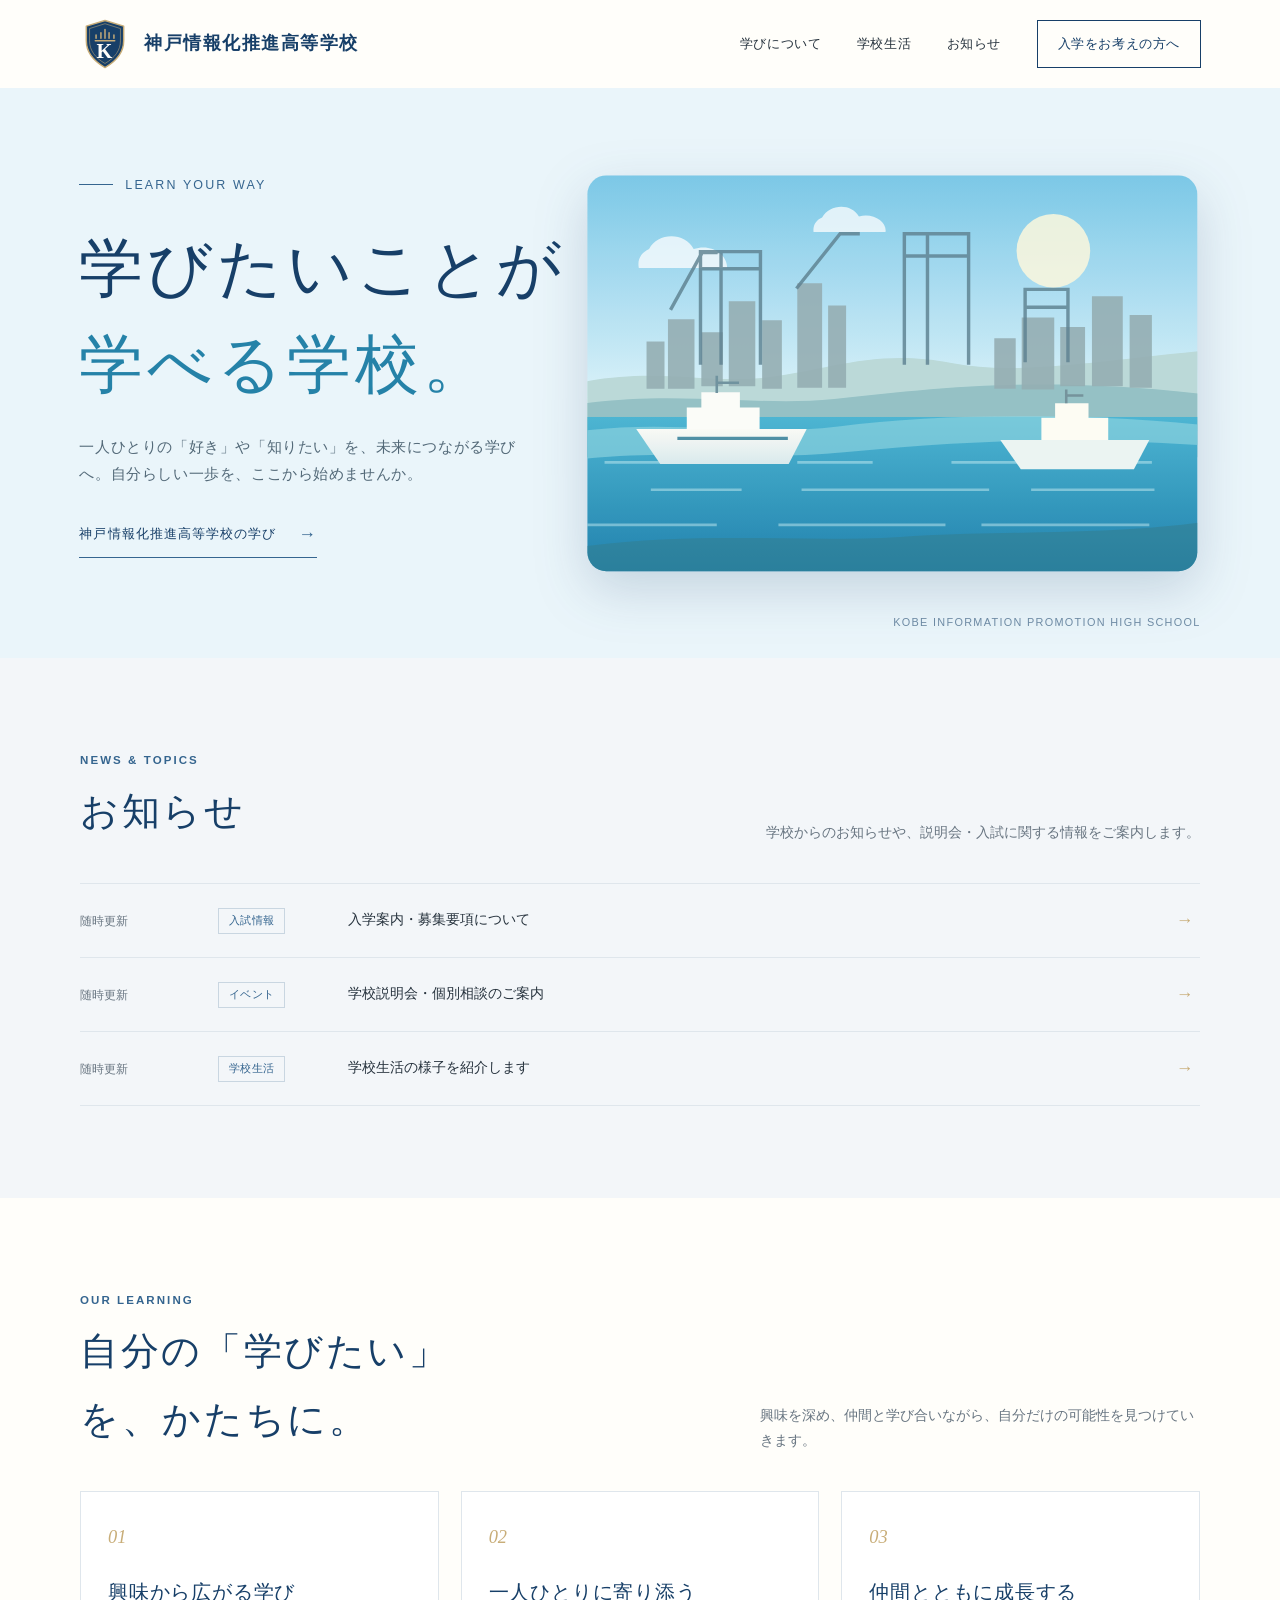
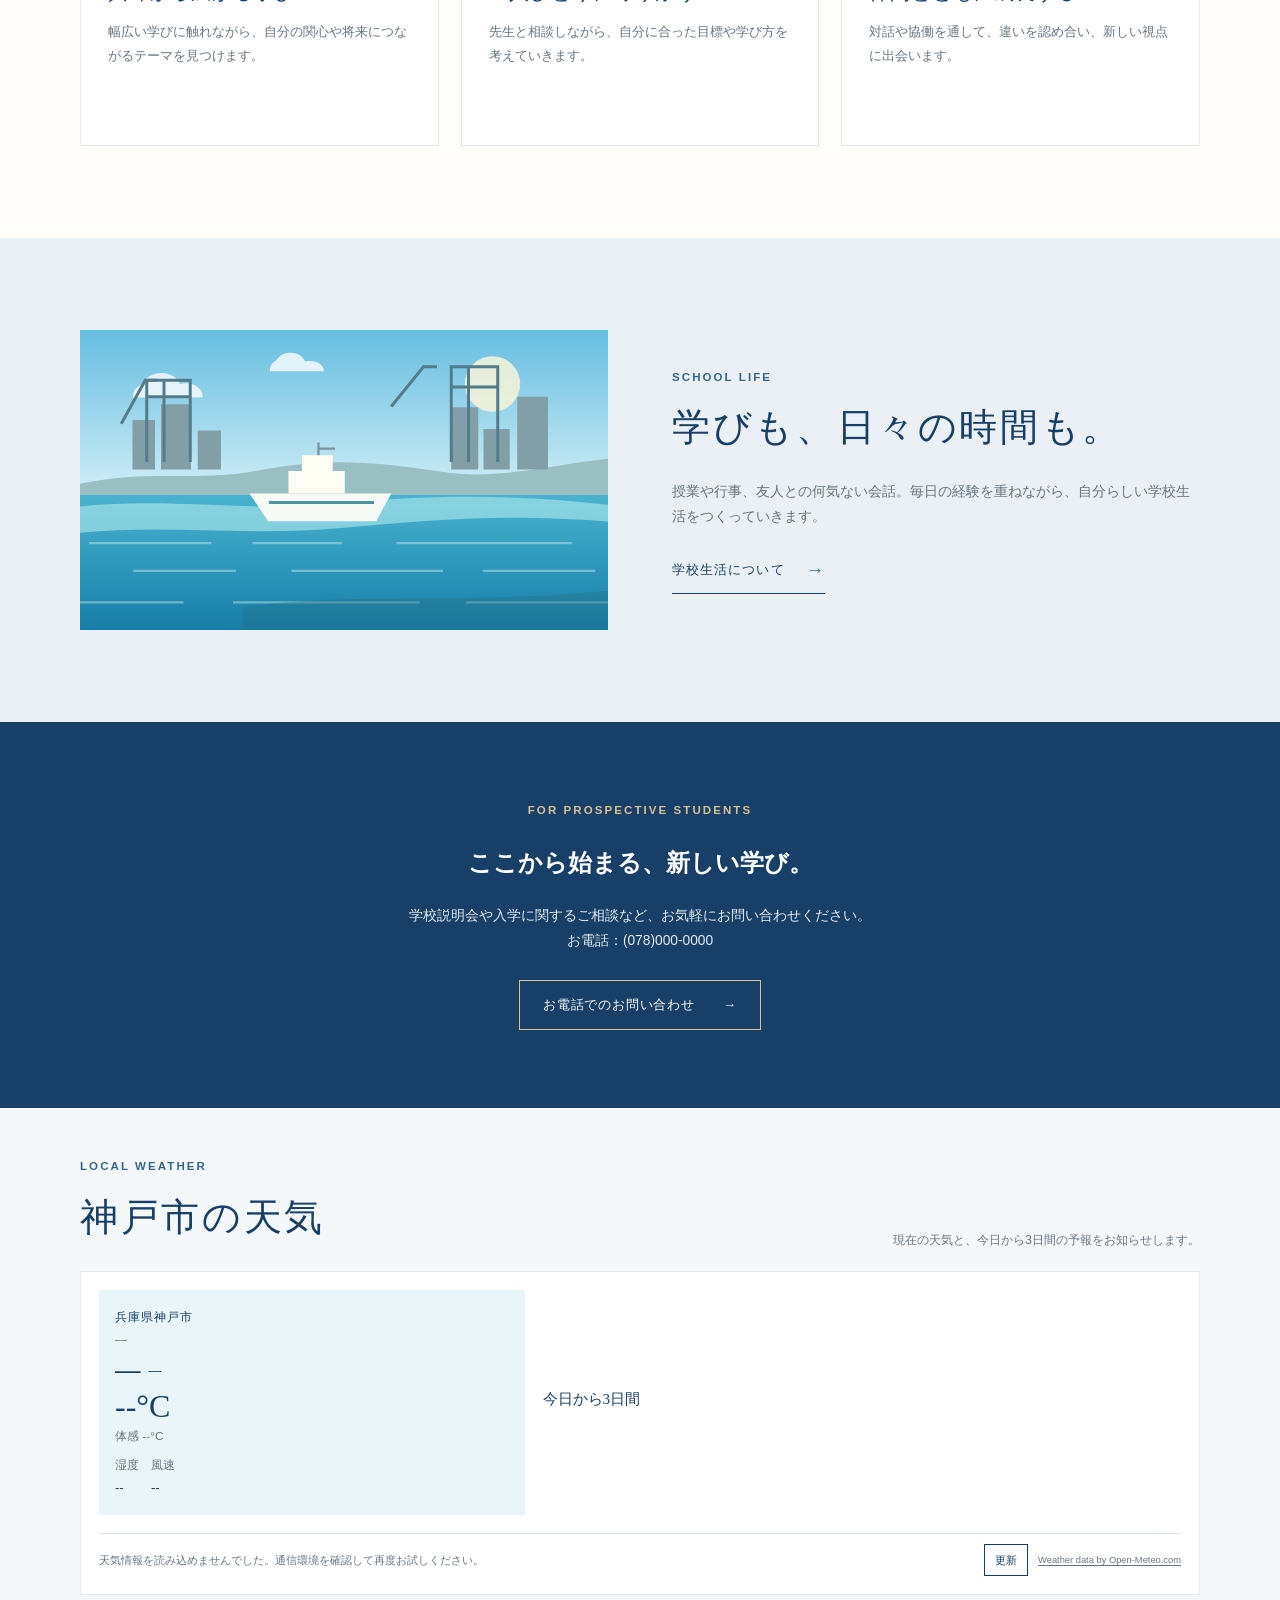
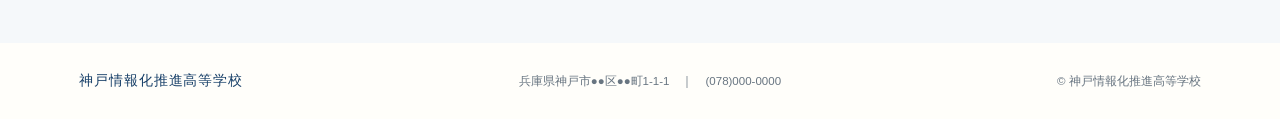
<file: index.html>
<!doctype html>
<html lang="ja">
<head>
  <meta charset="utf-8">
  <meta name="viewport" content="width=device-width, initial-scale=1">
  <meta name="theme-color" content="#173f68">
  <meta name="description" content="神戸情報化推進高等学校の公式ホームページです。一人ひとりの「学びたい」を大切にする学校です。">
  <title>神戸情報化推進高等学校｜学びたいことが学べる学校</title>
  <style>
    :root {
      color-scheme: light;
      --blue: #173f68;
      --blue-light: #35658f;
      --cream: #f3f6f9;
      --paper: #fffefa;
      --gold: #c8ad78;
      --ink: #26323d;
      --muted: #687581;
      --line: #dfe6ec;
      --serif: "Yu Mincho", "Hiragino Mincho ProN", "Noto Serif JP", serif;
      --sans: "Yu Gothic", "Hiragino Kaku Gothic ProN", "Noto Sans JP", sans-serif;
    }

    * { box-sizing: border-box; }

    html { scroll-behavior: smooth; }

    body {
      margin: 0;
      background: var(--paper);
      color: var(--ink);
      font-family: var(--sans);
      line-height: 1.8;
      line-break: strict;
      overflow-wrap: normal;
      word-break: normal;
      -webkit-font-smoothing: antialiased;
    }

    a { color: inherit; text-decoration: none; }
    a:focus-visible, summary:focus-visible { outline: 3px solid var(--gold); outline-offset: 4px; }
    h1, h2, h3 { text-wrap: balance; }

    .site-header {
      position: relative;
      z-index: 2;
      display: flex;
      align-items: center;
      justify-content: space-between;
      max-width: 1440px;
      min-height: 88px;
      margin: auto;
      padding: 18px 6.2%;
      background: var(--paper);
    }

    .brand {
      display: inline-flex;
      align-items: center;
      gap: 13px;
      color: var(--blue);
      font-family: var(--serif);
      font-size: 1.15rem;
      font-weight: 700;
      letter-spacing: .08em;
      white-space: nowrap;
    }

    .brand-mark {
      display: grid;
      width: 52px;
      height: 52px;
      place-items: center;
      flex: 0 0 auto;
    }

    .brand-mark svg { display: block; width: 100%; height: 100%; }

    .brand-mark .crest-outline { fill: var(--blue); stroke: var(--gold); stroke-width: 1.8; stroke-linejoin: round; }
    .brand-mark .crest-inner { fill: none; stroke: var(--gold); stroke-width: .8; opacity: .8; }
    .brand-mark .crest-rays { fill: none; stroke: var(--gold); stroke-width: 1.8; stroke-linecap: round; }
    .brand-mark .crest-monogram { fill: var(--paper); font-family: var(--serif); font-size: 25px; font-weight: 700; text-anchor: middle; }

    .desktop-nav {
      display: flex;
      align-items: center;
      gap: clamp(18px, 2.8vw, 42px);
      font-size: .83rem;
      letter-spacing: .04em;
    }

    .desktop-nav a { white-space: nowrap; }
    .desktop-nav a:not(.nav-cta):hover { color: var(--blue-light); }

    .nav-cta {
      padding: 11px 20px;
      border: 1px solid var(--blue);
      color: var(--blue);
      transition: background .2s, color .2s;
    }

    .nav-cta:hover { background: var(--blue); color: white; }

    .mobile-nav { display: none; }

    .hero {
      position: relative;
      overflow: hidden;
      min-height: 570px;
      background: #eaf5fa;
      color: var(--blue);
    }

    .hero-inner {
      display: grid;
      grid-template-columns: minmax(0, .9fr) minmax(400px, 1.1fr);
      align-items: center;
      max-width: 1440px;
      min-height: 570px;
      margin: auto;
      padding: 48px 6.2%;
    }

    .hero-copy { position: relative; z-index: 1; padding: 28px 0 42px; }

    .eyebrow {
      display: flex;
      align-items: center;
      gap: 12px;
      margin: 0 0 25px;
      color: var(--blue-light);
      font-size: .78rem;
      letter-spacing: .17em;
    }

    .eyebrow::before { width: 34px; height: 1px; background: var(--blue-light); content: ""; }

    .hero h1 {
      margin: 0;
      font-family: var(--serif);
      font-size: clamp(2.5rem, 5vw, 4.55rem);
      font-weight: 500;
      letter-spacing: .06em;
      line-height: 1.5;
    }

    .hero h1 span { color: #2582a8; }

    .hero-lead {
      max-width: 460px;
      margin: 21px 0 31px;
      color: #536978;
      font-size: .93rem;
      letter-spacing: .04em;
    }

    .text-link {
      display: inline-flex;
      align-items: center;
      gap: 22px;
      padding-bottom: 7px;
      border-bottom: 1px solid #d5c18e;
      color: white;
      font-size: .84rem;
      letter-spacing: .08em;
    }

    .hero .text-link {
      border-color: var(--blue-light);
      color: var(--blue);
    }

    .hero .text-link span { color: var(--blue-light); }

    .text-link span { color: #d5c18e; font-size: 1.1rem; transition: transform .2s; }
    .text-link:hover span { transform: translateX(5px); }

    .hero-art {
      width: 100%;
      max-height: 440px;
      overflow: visible;
      filter: drop-shadow(0 18px 26px rgb(23 63 104 / 18%));
    }

    .hero-note {
      position: absolute;
      right: 6.2%;
      bottom: 25px;
      color: rgb(23 63 104 / 58%);
      font-size: .68rem;
      letter-spacing: .12em;
    }

    .section { padding: 92px 6.2%; }
    .section-inner { max-width: 1120px; margin: auto; }

    .weather { padding-top: 48px; padding-bottom: 48px; background: #f5f8fa; }
    .weather .section-heading { margin-bottom: 20px; }
    .weather h2 { font-size: 1.5rem; }
    .weather .section-intro { font-size: .78rem; }

    .weather-panel {
      display: grid;
      grid-template-columns: minmax(220px, .8fr) minmax(0, 1.2fr);
      gap: 18px;
      padding: 18px;
      border: 1px solid var(--line);
      background: white;
    }

    .weather-current {
      display: flex;
      flex-direction: column;
      align-items: flex-start;
      justify-content: center;
      min-height: 160px;
      padding: 16px;
      background: #eaf5fa;
      color: var(--blue);
    }

    .weather-location, .weather-date, .weather-description, .weather-temperature, .weather-feels {
      margin: 0;
    }

    .weather-location { font-size: .78rem; letter-spacing: .08em; }
    .weather-date { color: var(--muted); font-size: .74rem; }
    .weather-condition { display: flex; align-items: center; gap: 8px; margin-top: 8px; }
    .weather-icon { font-size: 1.6rem; line-height: 1; }
    .weather-description { font-size: .82rem; }
    .weather-temperature { margin-top: 2px; font-family: var(--serif); font-size: 2rem; line-height: 1.25; }
    .weather-feels { color: var(--muted); font-size: .74rem; }

    .weather-forecast-wrap { min-width: 0; align-self: center; }
    .weather-forecast-wrap h3 { margin: 0 0 8px; color: var(--blue); font-family: var(--serif); font-size: .95rem; font-weight: 500; }
    .weather-forecast { display: grid; grid-template-columns: repeat(3, minmax(0, 1fr)); gap: 8px; margin: 0; padding: 0; list-style: none; }
    .weather-day { display: grid; justify-items: center; gap: 4px; padding: 10px 5px; border: 1px solid var(--line); text-align: center; }
    .weather-day-name { color: var(--muted); font-size: .68rem; }
    .weather-day-icon { font-size: 1.15rem; line-height: 1.2; }
    .weather-day-description { min-height: 1.5em; color: var(--ink); font-size: .68rem; }
    .weather-day-temperatures { color: var(--blue); font-size: .7rem; white-space: nowrap; }
    .weather-day-precipitation { color: var(--muted); font-size: .64rem; }

    .weather-meta { display: grid; grid-template-columns: repeat(2, 1fr); gap: 6px 12px; margin-top: 8px; }
    .weather-meta div { color: var(--muted); font-size: .72rem; }
    .weather-meta strong { display: block; color: var(--ink); font-size: .82rem; font-weight: 500; }

    .weather-footer {
      display: flex;
      grid-column: 1 / -1;
      align-items: center;
      gap: 10px;
      padding-top: 10px;
      border-top: 1px solid var(--line);
      color: var(--muted);
      font-size: .7rem;
    }

    .weather-status { flex: 1; }
    .weather-refresh { padding: 5px 10px; border: 1px solid var(--blue); background: white; color: var(--blue); font: inherit; cursor: pointer; }
    .weather-refresh:hover { background: var(--blue); color: white; }
    .weather-refresh:disabled { cursor: wait; opacity: .6; }
    .weather-attribution a { text-decoration: underline; text-underline-offset: 2px; }

    .section-heading {
      display: flex;
      align-items: end;
      justify-content: space-between;
      gap: 24px;
      margin-bottom: 38px;
    }

    .section-kicker {
      display: block;
      margin-bottom: 7px;
      color: var(--blue-light);
      font-size: .72rem;
      font-weight: 600;
      letter-spacing: .18em;
      text-transform: uppercase;
    }

    .section h2 {
      margin: 0;
      color: var(--blue);
      font-family: var(--serif);
      font-size: clamp(1.7rem, 3vw, 2.35rem);
      font-weight: 500;
      letter-spacing: .07em;
    }

    .section-intro { max-width: 440px; margin: 0; color: var(--muted); font-size: .86rem; }

    .news { background: var(--cream); }

    .news-list { border-top: 1px solid var(--line); }

    .news-item {
      display: grid;
      grid-template-columns: 120px 112px 1fr 24px;
      align-items: center;
      gap: 18px;
      min-height: 74px;
      border-bottom: 1px solid var(--line);
      font-size: .86rem;
    }

    .news-date { color: var(--muted); font-size: .78rem; }

    .news-tag {
      justify-self: start;
      padding: 2px 10px;
      border: 1px solid #c9d6e1;
      color: var(--blue-light);
      font-size: .68rem;
      letter-spacing: .03em;
    }

    .news-title { font-weight: 500; }
    .news-arrow { color: var(--gold); font-size: 1.1rem; }
    .news-item:hover .news-title { color: var(--blue-light); }

    .learning { background: var(--paper); }

    .feature-grid {
      display: grid;
      grid-template-columns: repeat(3, 1fr);
      gap: 22px;
    }

    .feature-card {
      min-height: 255px;
      padding: 29px 27px;
      border: 1px solid var(--line);
      background: white;
    }

    .feature-number {
      color: var(--gold);
      font-family: var(--serif);
      font-size: 1.15rem;
      font-style: italic;
    }

    .feature-card h3 {
      margin: 20px 0 10px;
      color: var(--blue);
      font-family: var(--serif);
      font-size: 1.24rem;
      font-weight: 500;
      letter-spacing: .04em;
    }

    .feature-card p { margin: 0; color: var(--muted); font-size: .82rem; }

    .school-life {
      position: relative;
      overflow: hidden;
      background: #eaf0f5;
    }

    .life-inner {
      display: grid;
      grid-template-columns: 1fr 1fr;
      align-items: center;
      gap: 64px;
      max-width: 1120px;
      margin: auto;
    }

    .life-art {
      display: grid;
      overflow: hidden;
      min-height: 300px;
      place-items: center;
      background: linear-gradient(145deg, #d9eff6, #a9d8e6);
    }

    .life-art svg { width: 100%; height: 100%; min-height: 300px; }
    .life-copy p { margin: 17px 0 25px; color: var(--muted); font-size: .88rem; }
    .text-link-dark { border-color: var(--blue); color: var(--blue); }
    .text-link-dark span { color: var(--blue-light); }

    .admission {
      padding: 78px 6.2%;
      background: var(--blue);
      color: white;
      text-align: center;
    }

    .admission .section-kicker { color: #d7c292; }
    .admission h2 { color: white; }
    .admission p { margin: 14px 0 26px; color: #e5edf5; font-size: .86rem; }

    .admission-link {
      display: inline-flex;
      align-items: center;
      gap: 28px;
      padding: 12px 23px;
      border: 1px solid #d7c292;
      color: white;
      font-size: .84rem;
      letter-spacing: .06em;
      transition: background .2s, color .2s;
    }

    .admission-link:hover { background: #d7c292; color: var(--blue); }

    .site-footer {
      display: flex;
      align-items: center;
      justify-content: space-between;
      gap: 20px;
      max-width: 1440px;
      margin: auto;
      padding: 25px 6.2%;
      color: var(--muted);
      font-size: .72rem;
    }

    .footer-brand { color: var(--blue); font-family: var(--serif); font-size: .9rem; letter-spacing: .06em; }

    @media (max-width: 850px) {
      .site-header { padding-right: 5%; padding-left: 5%; }
      .desktop-nav { gap: 17px; font-size: .76rem; }
      .nav-cta { padding: 9px 13px; }
      .hero-inner { grid-template-columns: 1fr 1fr; padding-right: 5%; padding-left: 5%; }
      .hero-art { min-width: 0; }
      .section { padding-right: 5%; padding-left: 5%; }
      .life-inner { gap: 36px; }
      .weather-panel { padding: 16px; }
    }

    @media (min-width: 651px) and (max-width: 760px) {
      .desktop-nav { display: none; }
      .mobile-nav { position: relative; display: block; }
      .mobile-nav summary {
        padding: 7px 12px;
        border: 1px solid var(--line);
        color: var(--blue);
        cursor: pointer;
        font-size: .8rem;
        list-style: none;
      }
      .mobile-nav summary::-webkit-details-marker { display: none; }
      .mobile-nav summary::after { margin-left: 9px; content: "＋"; }
      .mobile-nav[open] summary::after { content: "－"; }
      .mobile-links {
        position: absolute;
        top: calc(100% + 10px);
        right: 0;
        z-index: 3;
        display: grid;
        min-width: 190px;
        padding: 8px 16px;
        border: 1px solid var(--line);
        background: var(--paper);
        box-shadow: 0 12px 24px rgb(20 40 60 / 12%);
        font-size: .82rem;
      }
      .mobile-links a { padding: 9px 0; white-space: nowrap; }
    }

    @media (max-width: 650px) {
      .site-header { min-height: 72px; padding: 13px 6%; }
      .brand { gap: 10px; font-size: 1rem; }
      .brand-mark { width: 42px; height: 42px; }
      .desktop-nav { display: none; }
      .mobile-nav { position: relative; display: block; }
      .mobile-nav summary {
        padding: 7px 12px;
        border: 1px solid var(--line);
        color: var(--blue);
        cursor: pointer;
        font-size: .8rem;
        list-style: none;
      }
      .mobile-nav summary::-webkit-details-marker { display: none; }
      .mobile-nav summary::after { margin-left: 9px; content: "＋"; }
      .mobile-nav[open] summary::after { content: "－"; }
      .mobile-links {
        position: absolute;
        top: calc(100% + 10px);
        right: 0;
        z-index: 3;
        display: grid;
        min-width: 190px;
        padding: 8px 16px;
        border: 1px solid var(--line);
        background: var(--paper);
        box-shadow: 0 12px 24px rgb(20 40 60 / 12%);
        font-size: .82rem;
      }
      .mobile-links a { padding: 9px 0; white-space: nowrap; }
      .hero-inner { grid-template-columns: 1fr; gap: 0; min-height: auto; padding: 54px 7% 76px; }
      .hero-copy { padding: 10px 0 0; }
      .hero h1 { font-size: clamp(2rem, 8vw, 2.8rem); letter-spacing: .03em; line-height: 1.45; }
      .hero-lead { max-width: 390px; font-size: .86rem; }
      .hero-art { width: min(100%, 430px); max-height: 280px; margin: -5px auto 0; }
      .hero-note { right: 7%; bottom: 17px; font-size: .6rem; }
      .section { padding-top: 66px; padding-bottom: 66px; }
      .weather { padding-top: 30px; padding-bottom: 30px; }
      .section-heading { align-items: start; flex-direction: column; gap: 12px; margin-bottom: 27px; }
      .section h2 { font-size: clamp(1.35rem, 5.4vw, 1.8rem); letter-spacing: .03em; }
      .feature-card h3 { font-size: 1.1rem; line-height: 1.5; }
      .section-intro { font-size: .82rem; }
      .weather .section-heading { gap: 0; margin-bottom: 12px; }
      .weather .section-intro { display: none; }
      .weather-panel { grid-template-columns: minmax(0, .85fr) minmax(0, 1.15fr); gap: 8px; padding: 8px; }
      .weather-current { min-height: 0; padding: 10px; }
      .weather-condition { gap: 4px; margin-top: 4px; }
      .weather-icon { font-size: 1.2rem; }
      .weather-description { font-size: .72rem; }
      .weather-temperature { font-size: 1.5rem; }
      .weather-feels { font-size: .65rem; }
      .weather-meta { display: none; }
      .weather-forecast-wrap h3 { margin-bottom: 5px; font-size: .78rem; }
      .weather-forecast { gap: 3px; }
      .weather-day { gap: 2px; padding: 6px 2px; }
      .weather-day-name, .weather-day-description { font-size: .58rem; }
      .weather-day-icon { font-size: .95rem; }
      .weather-day-temperatures { font-size: .58rem; white-space: normal; }
      .weather-day-precipitation { font-size: .54rem; }
      .weather-footer { flex-wrap: wrap; gap: 7px; font-size: .64rem; }
      .weather-status { flex-basis: calc(100% - 65px); }
      .weather-attribution { width: 100%; }
      .news-item { grid-template-columns: 94px 1fr 20px; gap: 8px 12px; padding: 14px 0; }
      .news-tag { grid-column: 2; grid-row: 1; }
      .news-date { grid-column: 1; grid-row: 1; }
      .news-title { grid-column: 1 / 3; grid-row: 2; }
      .news-arrow { grid-column: 3; grid-row: 1 / 3; }
      .feature-grid { grid-template-columns: 1fr; gap: 12px; }
      .feature-card { min-height: auto; padding: 22px; }
      .feature-card h3 { margin-top: 10px; }
      .life-inner { grid-template-columns: 1fr; gap: 28px; }
      .life-art { min-height: 225px; }
      .admission { padding: 62px 7%; }
      .site-footer { align-items: flex-start; flex-direction: column; padding: 22px 7%; }
    }

    @media (max-width: 360px) {
      .site-header { gap: 8px; }
      .brand { gap: 7px; font-size: .84rem; letter-spacing: .02em; }
      .brand-mark { width: 34px; height: 34px; }
      .mobile-nav summary { padding: 6px 7px; font-size: .72rem; }
    }

    @media (prefers-reduced-motion: reduce) {
      html { scroll-behavior: auto; }
      *, *::before, *::after { transition-duration: .01ms !important; }
    }
  </style>
</head>
<body>
  <header class="site-header">
    <a class="brand" href="#top" aria-label="神戸情報化推進高等学校 ホーム">
      <span class="brand-mark" aria-hidden="true">
        <svg viewBox="0 0 64 64" focusable="false">
          <path class="crest-outline" d="M32 3 55 10v18c0 14-9 25-23 33C18 53 9 42 9 28V10z"/>
          <path class="crest-inner" d="m32 7 19 6v15c0 12-7 21-19 28-12-7-19-16-19-28V13z"/>
          <path class="crest-rays" d="M21 25v-4m6 4v-7m5 7V14m5 11v-7m6 7v-4M20 28h24"/>
          <text class="crest-monogram" x="32" y="49">K</text>
        </svg>
      </span>
      <span>神戸情報化推進高等学校</span>
    </a>
    <nav class="desktop-nav" aria-label="メインメニュー">
      <a href="learning.html">学びについて</a>
      <a href="school-life.html">学校生活</a>
      <a href="news.html">お知らせ</a>
      <a class="nav-cta" href="admission.html">入学をお考えの方へ</a>
    </nav>
    <details class="mobile-nav">
      <summary>メニュー</summary>
      <nav class="mobile-links" aria-label="メインメニュー">
        <a href="learning.html">学びについて</a>
        <a href="school-life.html">学校生活</a>
        <a href="news.html">お知らせ</a>
        <a href="admission.html">入学をお考えの方へ</a>
      </nav>
    </details>
  </header>

  <main id="top">
    <section class="hero" aria-labelledby="hero-title">
      <div class="hero-inner">
        <div class="hero-copy">
          <p class="eyebrow">LEARN YOUR WAY</p>
          <h1 id="hero-title">学びたいことが<br><span>学べる学校。</span></h1>
          <p class="hero-lead">一人ひとりの「好き」や「知りたい」を、未来につながる学びへ。自分らしい一歩を、ここから始めませんか。</p>
          <a class="text-link" href="learning.html">神戸情報化推進高等学校の学び <span aria-hidden="true">→</span></a>
        </div>
        <svg class="hero-art" viewBox="0 0 720 470" role="img" aria-labelledby="hero-art-title">
          <title id="hero-art-title">青空と海、港に停泊する船を望む神戸の港の風景</title>
          <defs>
            <linearGradient id="harbor-sky" x2="0" y2="1">
              <stop stop-color="#75c5e5"/>
              <stop offset="1" stop-color="#e2f5fb"/>
            </linearGradient>
            <linearGradient id="harbor-water" x2="0" y2="1">
              <stop stop-color="#46b2d0"/>
              <stop offset="1" stop-color="#187ca9"/>
            </linearGradient>
            <linearGradient id="ship-hull" x2="0" y2="1">
              <stop stop-color="#f9faf5"/>
              <stop offset="1" stop-color="#d8e8eb"/>
            </linearGradient>
            <filter id="photo-softness" x="-5%" y="-5%" width="110%" height="110%">
              <feGaussianBlur stdDeviation=".35"/>
            </filter>
            <clipPath id="harbor-frame"><rect x="4" y="4" width="712" height="462" rx="22"/></clipPath>
          </defs>
          <g clip-path="url(#harbor-frame)">
            <rect width="720" height="290" fill="url(#harbor-sky)"/>
            <circle cx="548" cy="92" r="43" fill="#fff9dc" opacity=".82"/>
            <path d="M76 90c10-20 42-20 52 0 21-7 40 7 39 22H64c-2-10 3-18 12-22zm202-37c9-16 34-17 43-1 17-5 33 7 31 18h-84c-1-8 3-14 10-17z" fill="#fff" opacity=".74"/>
            <path d="M0 245c88-17 144 3 213-5 73-9 128-34 216-17 75 15 167-2 291-14v93H0z" fill="#b8d8d7"/>
            <path d="M0 270c113-15 203 4 292-5 112-12 236-28 428-6v74H0z" fill="#91bfc3"/>
            <g fill="#91abb0" opacity=".9">
              <path d="M73 198h21v55H73zm25-26h31v81H98zm39 15h25v63h-25zm32-36h31v99h-31zm39 22h23v80h-23zm41-43h29v122h-29zm36 26h21v96h-21z"/>
              <path d="M479 194h25v59h-25zm32-24h38v84h-38zm45 11h29v69h-29zm37-36h36v105h-36zm44 22h26v85h-26z"/>
            </g>
            <g fill="none" stroke="#587d8d" stroke-width="4" opacity=".82">
              <path d="M136 225V93h70v132m-70-112h70m-46-20v132m214 0V72h75v153m-75-127h75m-48-26v153"/>
              <path d="M156 94h-18l-37 67m221-89h-23l-51 64m267 86v-85h50v85m-50-64h50"/>
            </g>
            <rect y="286" width="720" height="184" fill="url(#harbor-water)"/>
            <path d="M0 302c105-13 195 7 297-5 112-13 248-18 423-2v24c-164-11-292-4-413 8-107 11-198-4-307 8z" fill="#8bd3df" opacity=".65"/>
            <g opacity=".44" stroke="#d7f6f7" stroke-width="3">
              <path d="M24 339h185m40 0h88m92 0h234M78 371h106m70 0h219m49 0h144M0 412h155m72 0h195m42 0h196"/>
            </g>
            <g filter="url(#photo-softness)">
              <path d="M61 300h199l-21 41H89z" fill="url(#ship-hull)"/>
              <path d="M120 275h85v26h-85zm17-18h45v18h-45z" fill="#fbfcf8"/>
              <path d="M155 258v-20m0 8h26" stroke="#6b8f9b" stroke-width="3"/>
              <path d="M109 311h129" stroke="#478ba2" stroke-width="4"/>
              <path d="M486 313h174l-18 34H510z" fill="#eaf4f1"/>
              <path d="M534 287h78v26h-78zm16-17h39v17h-39z" fill="#fdfcf3"/>
              <path d="M563 270v-16m0 7h20" stroke="#708f98" stroke-width="3"/>
            </g>
            <path d="M0 437c141-18 250-4 369-11 138-8 234-2 351-17v61H0z" fill="#2c7887" opacity=".5"/>
            <rect width="720" height="470" fill="#fff" opacity=".035"/>
          </g>
        </svg>
      </div>
      <span class="hero-note">KOBE INFORMATION PROMOTION HIGH SCHOOL</span>
    </section>

    <section class="section news" id="news" aria-labelledby="news-title">
      <div class="section-inner">
        <div class="section-heading">
          <div>
            <span class="section-kicker">News &amp; Topics</span>
            <h2 id="news-title">お知らせ</h2>
          </div>
          <p class="section-intro">学校からのお知らせや、説明会・入試に関する情報をご案内します。</p>
        </div>
        <div class="news-list">
          <a class="news-item" href="admission.html">
            <time class="news-date">随時更新</time>
            <span class="news-tag">入試情報</span>
            <span class="news-title">入学案内・募集要項について</span>
            <span class="news-arrow" aria-hidden="true">→</span>
          </a>
          <a class="news-item" href="admission.html">
            <time class="news-date">随時更新</time>
            <span class="news-tag">イベント</span>
            <span class="news-title">学校説明会・個別相談のご案内</span>
            <span class="news-arrow" aria-hidden="true">→</span>
          </a>
          <a class="news-item" href="school-life.html">
            <time class="news-date">随時更新</time>
            <span class="news-tag">学校生活</span>
            <span class="news-title">学校生活の様子を紹介します</span>
            <span class="news-arrow" aria-hidden="true">→</span>
          </a>
        </div>
      </div>
    </section>

    <section class="section learning" id="learning" aria-labelledby="learning-title">
      <div class="section-inner">
        <div class="section-heading">
          <div>
            <span class="section-kicker">Our Learning</span>
            <h2 id="learning-title">自分の「学びたい」を、かたちに。</h2>
          </div>
          <p class="section-intro">興味を深め、仲間と学び合いながら、自分だけの可能性を見つけていきます。</p>
        </div>
        <div class="feature-grid">
          <article class="feature-card">
            <span class="feature-number">01</span>
            <h3>興味から広がる学び</h3>
            <p>幅広い学びに触れながら、自分の関心や将来につながるテーマを見つけます。</p>
          </article>
          <article class="feature-card">
            <span class="feature-number">02</span>
            <h3>一人ひとりに寄り添う</h3>
            <p>先生と相談しながら、自分に合った目標や学び方を考えていきます。</p>
          </article>
          <article class="feature-card">
            <span class="feature-number">03</span>
            <h3>仲間とともに成長する</h3>
            <p>対話や協働を通して、違いを認め合い、新しい視点に出会います。</p>
          </article>
        </div>
      </div>
    </section>

    <section class="section school-life" id="life" aria-labelledby="life-title">
      <div class="life-inner">
        <div class="life-art">
          <svg viewBox="0 0 720 400" role="img" aria-label="青空の下、船が行き交う神戸の港の風景" preserveAspectRatio="xMidYMid slice">
            <defs>
              <linearGradient id="life-sky" x2="0" y2="1">
                <stop stop-color="#66bde0"/>
                <stop offset="1" stop-color="#e3f6fa"/>
              </linearGradient>
              <linearGradient id="life-sea" x2="0" y2="1">
                <stop stop-color="#49b3cf"/>
                <stop offset="1" stop-color="#177da8"/>
              </linearGradient>
            </defs>
            <rect width="720" height="255" fill="url(#life-sky)"/>
            <circle cx="558" cy="72" r="37" fill="#fff7d9" opacity=".8"/>
            <path d="M90 73c13-23 45-18 51-1 18-5 33 8 30 18H79c-1-7 3-14 11-17zm179-32c10-16 34-13 39 1 16-3 26 6 25 13h-72c0-6 3-12 8-14z" fill="white" opacity=".78"/>
            <path d="M0 207c92-23 162-4 242-19 95-18 154-13 248 1 79 12 147-10 230-18v86H0z" fill="#9abfc2"/>
            <g fill="#829fa8">
              <path d="M78 186v-66h30v66zm38 0V99h40v87zm49 0v-52h31v52zm338 0v-83h36v83zm43 0v-54h35v54zm45 0v-97h41v97z"/>
            </g>
            <g fill="none" stroke="#547b8a" stroke-width="4">
              <path d="M97 176V67h58v109m-58-87h58m-35-22v109m383 0V49h62v127m-62-100h62m-39-27v127"/>
              <path d="M111 67H95l-32 58m421-76h-18l-43 53"/>
            </g>
            <rect y="220" width="720" height="180" fill="url(#life-sea)"/>
            <path d="M0 236c129-14 236 8 347-4 126-13 246-13 373 2v22c-144-12-243-3-364 8-128 12-231-6-356 7z" fill="#a3e2e8" opacity=".7"/>
            <g opacity=".4" stroke="#e1faf8" stroke-width="3">
              <path d="M20 284h163m55 0h119m73 0h234M79 321h137m74 0h202m53 0h150M0 363h146m66 0h249m62 0h197"/>
            </g>
            <path d="M234 218h189l-20 37H259z" fill="#f6faf6"/>
            <path d="M286 188h75v30h-75zm18-21h41v21h-41z" fill="#fffdf4"/>
            <path d="M326 167v-17m0 8h22" stroke="#7595a0" stroke-width="3"/>
            <path d="M260 230h140" stroke="#4d91a5" stroke-width="4"/>
            <path d="M225 370c137-22 284-2 495-23v53H225z" fill="#236e85" opacity=".38"/>
          </svg>
        </div>
        <div class="life-copy">
          <span class="section-kicker">School Life</span>
          <h2 id="life-title">学びも、日々の時間も。</h2>
          <p>授業や行事、友人との何気ない会話。毎日の経験を重ねながら、自分らしい学校生活をつくっていきます。</p>
          <a class="text-link text-link-dark" href="school-life.html">学校生活について <span aria-hidden="true">→</span></a>
        </div>
      </div>
    </section>

    <section class="admission" id="admission" aria-labelledby="admission-title">
      <span class="section-kicker">For Prospective Students</span>
      <h2 id="admission-title">ここから始まる、新しい学び。</h2>
      <p>学校説明会や入学に関するご相談など、お気軽にお問い合わせください。<br>お電話：<a href="tel:+81780000000">(078)000-0000</a></p>
      <a class="admission-link" href="tel:+81780000000">お電話でのお問い合わせ <span aria-hidden="true">→</span></a>
    </section>

    <section class="section weather" id="weather" aria-labelledby="weather-title">
      <div class="section-inner">
        <div class="section-heading">
          <div>
            <span class="section-kicker">Local Weather</span>
            <h2 id="weather-title">神戸市の天気</h2>
          </div>
          <p class="section-intro">現在の天気と、今日から3日間の予報をお知らせします。</p>
        </div>
        <div class="weather-panel" id="weather-panel" aria-busy="true">
          <div class="weather-current">
            <p class="weather-location">兵庫県神戸市</p>
            <p class="weather-date" id="weather-date">—</p>
            <div class="weather-condition">
              <span class="weather-icon" id="weather-icon" aria-hidden="true">—</span>
              <p class="weather-description" id="weather-description">—</p>
            </div>
            <p class="weather-temperature"><span id="weather-temperature">--</span>°C</p>
            <p class="weather-feels">体感 <span id="weather-feels">--</span>°C</p>
            <div class="weather-meta">
              <div>湿度<strong id="weather-humidity">--</strong></div>
              <div>風速<strong id="weather-wind">--</strong></div>
            </div>
          </div>
          <div class="weather-forecast-wrap">
            <h3>今日から3日間</h3>
            <ul class="weather-forecast" id="weather-forecast" aria-label="神戸市の3日間予報"></ul>
          </div>
          <div class="weather-footer">
            <span class="weather-status" id="weather-status" role="status" aria-live="polite">天気情報を取得しています...</span>
            <button class="weather-refresh" id="weather-refresh" type="button">更新</button>
            <small class="weather-attribution"><a href="https://open-meteo.com/" target="_blank" rel="noopener noreferrer">Weather data by Open-Meteo.com</a></small>
          </div>
        </div>
      </div>
    </section>
  </main>

  <footer class="site-footer">
    <a class="footer-brand" href="#top">神戸情報化推進高等学校</a>
    <span>兵庫県神戸市●●区●●町1-1-1　｜　<a href="tel:+81780000000">(078)000-0000</a></span>
    <span>© 神戸情報化推進高等学校</span>
  </footer>
  <script>
    const kobeWeatherUrl = "https://api.open-meteo.com/v1/forecast?latitude=34.6901&longitude=135.1955&current=temperature_2m,relative_humidity_2m,apparent_temperature,is_day,precipitation,weather_code,wind_speed_10m&daily=weather_code,temperature_2m_max,temperature_2m_min,precipitation_probability_max&forecast_days=3&timezone=Asia%2FTokyo";
    const weatherDescriptions = {
      0: ["快晴", "☀️"], 1: ["おおむね晴れ", "🌤️"], 2: ["一部くもり", "⛅"], 3: ["くもり", "☁️"],
      45: ["霧", "🌫️"], 48: ["着氷性の霧", "🌫️"], 51: ["弱い霧雨", "🌦️"], 53: ["霧雨", "🌦️"],
      55: ["強い霧雨", "🌧️"], 56: ["弱い凍雨", "🌧️"], 57: ["強い凍雨", "🌧️"], 61: ["弱い雨", "🌧️"],
      63: ["雨", "🌧️"], 65: ["強い雨", "🌧️"], 66: ["弱い凍雨", "🌧️"], 67: ["強い凍雨", "🌧️"],
      71: ["弱い雪", "🌨️"], 73: ["雪", "🌨️"], 75: ["大雪", "❄️"], 77: ["細氷", "❄️"],
      80: ["弱いにわか雨", "🌦️"], 81: ["にわか雨", "🌧️"], 82: ["強いにわか雨", "🌧️"],
      85: ["弱いにわか雪", "🌨️"], 86: ["強いにわか雪", "❄️"], 95: ["雷雨", "⛈️"],
      96: ["ひょうを伴う雷雨", "⛈️"], 99: ["強いひょうを伴う雷雨", "⛈️"]
    };

    function weatherForCode(code) {
      return weatherDescriptions[code] || ["天気情報なし", "—"];
    }

    function formatTemperature(value) {
      return Number.isFinite(value) ? Math.round(value) : "--";
    }

    function formatWeatherDate(date) {
      return new Intl.DateTimeFormat("ja-JP", {
        month: "long",
        day: "numeric",
        weekday: "short",
        timeZone: "Asia/Tokyo"
      }).format(new Date(`${date}T00:00:00+09:00`));
    }

    function addForecastDay(container, date, code, high, low, precipitation) {
      const [description, icon] = weatherForCode(code);
      const item = document.createElement("li");
      item.className = "weather-day";

      const dateLabel = document.createElement("span");
      dateLabel.className = "weather-day-name";
      dateLabel.textContent = formatWeatherDate(date);

      const iconLabel = document.createElement("span");
      iconLabel.className = "weather-day-icon";
      iconLabel.setAttribute("aria-hidden", "true");
      iconLabel.textContent = icon;

      const descriptionLabel = document.createElement("span");
      descriptionLabel.className = "weather-day-description";
      descriptionLabel.textContent = description;

      const temperatureLabel = document.createElement("span");
      temperatureLabel.className = "weather-day-temperatures";
      temperatureLabel.textContent = `${formatTemperature(high)}° / ${formatTemperature(low)}°`;
      temperatureLabel.setAttribute("aria-label", `最高 ${formatTemperature(high)}度、最低 ${formatTemperature(low)}度`);

      const precipitationLabel = document.createElement("span");
      precipitationLabel.className = "weather-day-precipitation";
      precipitationLabel.textContent = precipitation == null ? "降水確率 --" : `降水確率 ${precipitation}%`;

      item.append(dateLabel, iconLabel, descriptionLabel, temperatureLabel, precipitationLabel);
      container.append(item);
    }

    async function loadKobeWeather() {
      const panel = document.getElementById("weather-panel");
      const status = document.getElementById("weather-status");
      const refreshButton = document.getElementById("weather-refresh");
      panel.setAttribute("aria-busy", "true");
      refreshButton.disabled = true;
      status.textContent = "天気情報を取得しています...";

      const controller = new AbortController();
      const timeoutId = setTimeout(() => controller.abort(), 10000);
      try {
        const response = await fetch(kobeWeatherUrl, { signal: controller.signal });
        if (!response.ok) {
          throw new Error(`天気情報の取得に失敗しました (HTTP ${response.status})`);
        }

        const data = await response.json();
        if (!data.current || !data.daily || !Array.isArray(data.daily.time) || data.daily.time.length < 3) {
          throw new Error("天気情報の形式が正しくありません");
        }

        const [description, icon] = weatherForCode(data.current.weather_code);
        document.getElementById("weather-date").textContent = formatWeatherDate(data.current.time.slice(0, 10));
        document.getElementById("weather-icon").textContent = icon;
        document.getElementById("weather-description").textContent = description;
        document.getElementById("weather-temperature").textContent = formatTemperature(data.current.temperature_2m);
        document.getElementById("weather-feels").textContent = formatTemperature(data.current.apparent_temperature);
        document.getElementById("weather-humidity").textContent =
          Number.isFinite(data.current.relative_humidity_2m) ? `${Math.round(data.current.relative_humidity_2m)}%` : "--";
        document.getElementById("weather-wind").textContent =
          Number.isFinite(data.current.wind_speed_10m) ? `${Math.round(data.current.wind_speed_10m)} km/h` : "--";

        const forecast = document.getElementById("weather-forecast");
        forecast.replaceChildren();
        data.daily.time.forEach((date, index) => {
          addForecastDay(
            forecast,
            date,
            data.daily.weather_code[index],
            data.daily.temperature_2m_max[index],
            data.daily.temperature_2m_min[index],
            data.daily.precipitation_probability_max[index]
          );
        });

        const updatedAt = new Intl.DateTimeFormat("ja-JP", {
          hour: "2-digit",
          minute: "2-digit",
          timeZone: "Asia/Tokyo"
        }).format(new Date());
        status.textContent = `最終更新 ${updatedAt}`;
      } catch (error) {
        console.error("神戸市の天気を読み込めませんでした。", error);
        status.textContent = "天気情報を読み込めませんでした。通信環境を確認して再度お試しください。";
      } finally {
        clearTimeout(timeoutId);
        panel.setAttribute("aria-busy", "false");
        refreshButton.disabled = false;
      }
    }

    document.getElementById("weather-refresh").addEventListener("click", loadKobeWeather);
    loadKobeWeather();
  </script>
</body>
</html>
</file>
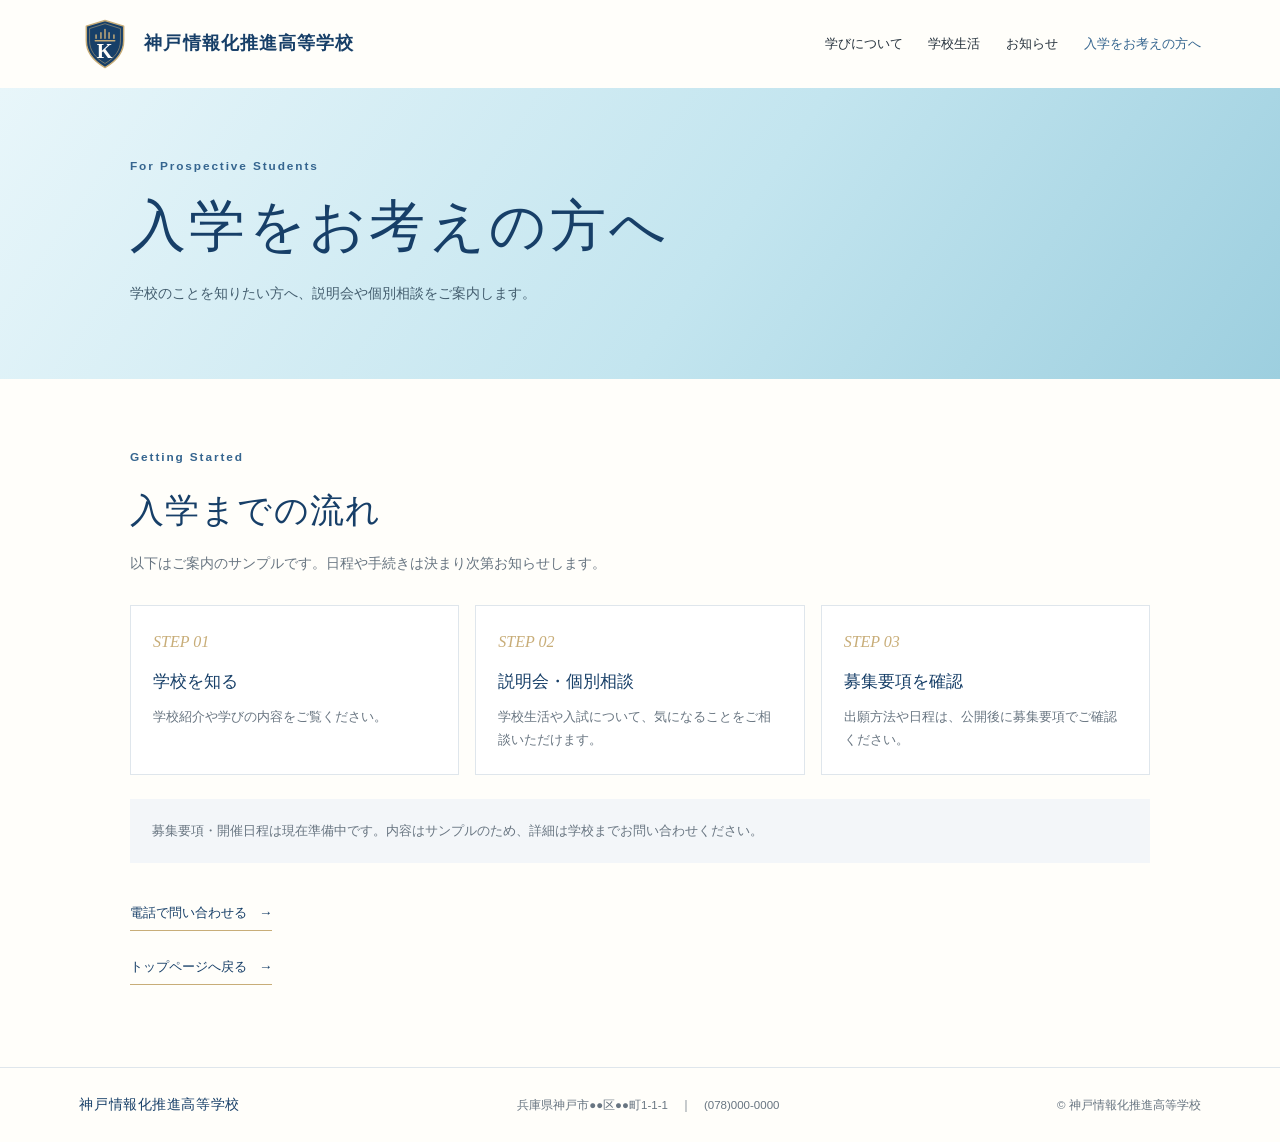
<file: admission.html>
<!doctype html>
<html lang="ja">
<head>
  <meta charset="utf-8">
  <meta name="viewport" content="width=device-width, initial-scale=1">
  <meta name="theme-color" content="#173f68">
  <meta name="description" content="神戸情報化推進高等学校への入学をお考えの方へ。学校説明会やお問い合わせをご案内します。">
  <title>入学をお考えの方へ｜神戸情報化推進高等学校</title>
  <link rel="stylesheet" href="subpages.css">
</head>
<body>
  <header class="site-header">
    <a class="brand" href="index.html" aria-label="神戸情報化推進高等学校 ホーム">
      <span class="brand-mark" aria-hidden="true">
        <svg viewBox="0 0 64 64" focusable="false">
          <path class="crest-outline" d="M32 3 55 10v18c0 14-9 25-23 33C18 53 9 42 9 28V10z"/>
          <path class="crest-inner" d="m32 7 19 6v15c0 12-7 21-19 28-12-7-19-16-19-28V13z"/>
          <path class="crest-rays" d="M21 25v-4m6 4v-7m5 7V14m5 11v-7m6 7v-4M20 28h24"/>
          <text class="crest-monogram" x="32" y="49">K</text>
        </svg>
      </span>
      <span>神戸情報化推進高等学校</span>
    </a>
    <nav class="site-nav" aria-label="メインメニュー">
      <a href="learning.html">学びについて</a>
      <a href="school-life.html">学校生活</a>
      <a href="news.html">お知らせ</a>
      <a href="admission.html" aria-current="page">入学をお考えの方へ</a>
    </nav>
    <details class="mobile-nav">
      <summary>メニュー</summary>
      <nav class="mobile-links" aria-label="メインメニュー">
        <a href="learning.html">学びについて</a>
        <a href="school-life.html">学校生活</a>
        <a href="news.html">お知らせ</a>
        <a href="admission.html" aria-current="page">入学をお考えの方へ</a>
      </nav>
    </details>
  </header>

  <main>
    <section class="page-hero" aria-labelledby="page-title">
      <div class="page-hero-inner">
        <p class="eyebrow">For Prospective Students</p>
        <h1 id="page-title">入学をお考えの方へ</h1>
        <p class="page-lead">学校のことを知りたい方へ、説明会や個別相談をご案内します。</p>
      </div>
    </section>

    <section class="content-section" aria-labelledby="steps-title">
      <div class="content-inner">
        <div class="section-heading">
          <p class="eyebrow">Getting Started</p>
          <h2 id="steps-title">入学までの流れ</h2>
          <p class="section-intro">以下はご案内のサンプルです。日程や手続きは決まり次第お知らせします。</p>
        </div>
        <div class="steps">
          <article class="step-card">
            <span class="step-number">STEP 01</span>
            <h3>学校を知る</h3>
            <p>学校紹介や学びの内容をご覧ください。</p>
          </article>
          <article class="step-card">
            <span class="step-number">STEP 02</span>
            <h3>説明会・個別相談</h3>
            <p>学校生活や入試について、気になることをご相談いただけます。</p>
          </article>
          <article class="step-card">
            <span class="step-number">STEP 03</span>
            <h3>募集要項を確認</h3>
            <p>出願方法や日程は、公開後に募集要項でご確認ください。</p>
          </article>
        </div>
        <p class="notice-panel">募集要項・開催日程は現在準備中です。内容はサンプルのため、詳細は学校までお問い合わせください。</p>
        <a class="contact-link" href="tel:+81780000000">電話で問い合わせる <span aria-hidden="true">→</span></a>
        <br>
        <a class="back-link" href="index.html">トップページへ戻る <span aria-hidden="true">→</span></a>
      </div>
    </section>
  </main>

  <footer class="site-footer">
    <a class="footer-brand" href="index.html">神戸情報化推進高等学校</a>
    <span>兵庫県神戸市●●区●●町1-1-1　｜　<a href="tel:+81780000000">(078)000-0000</a></span>
    <span>© 神戸情報化推進高等学校</span>
  </footer>
</body>
</html>
</file>
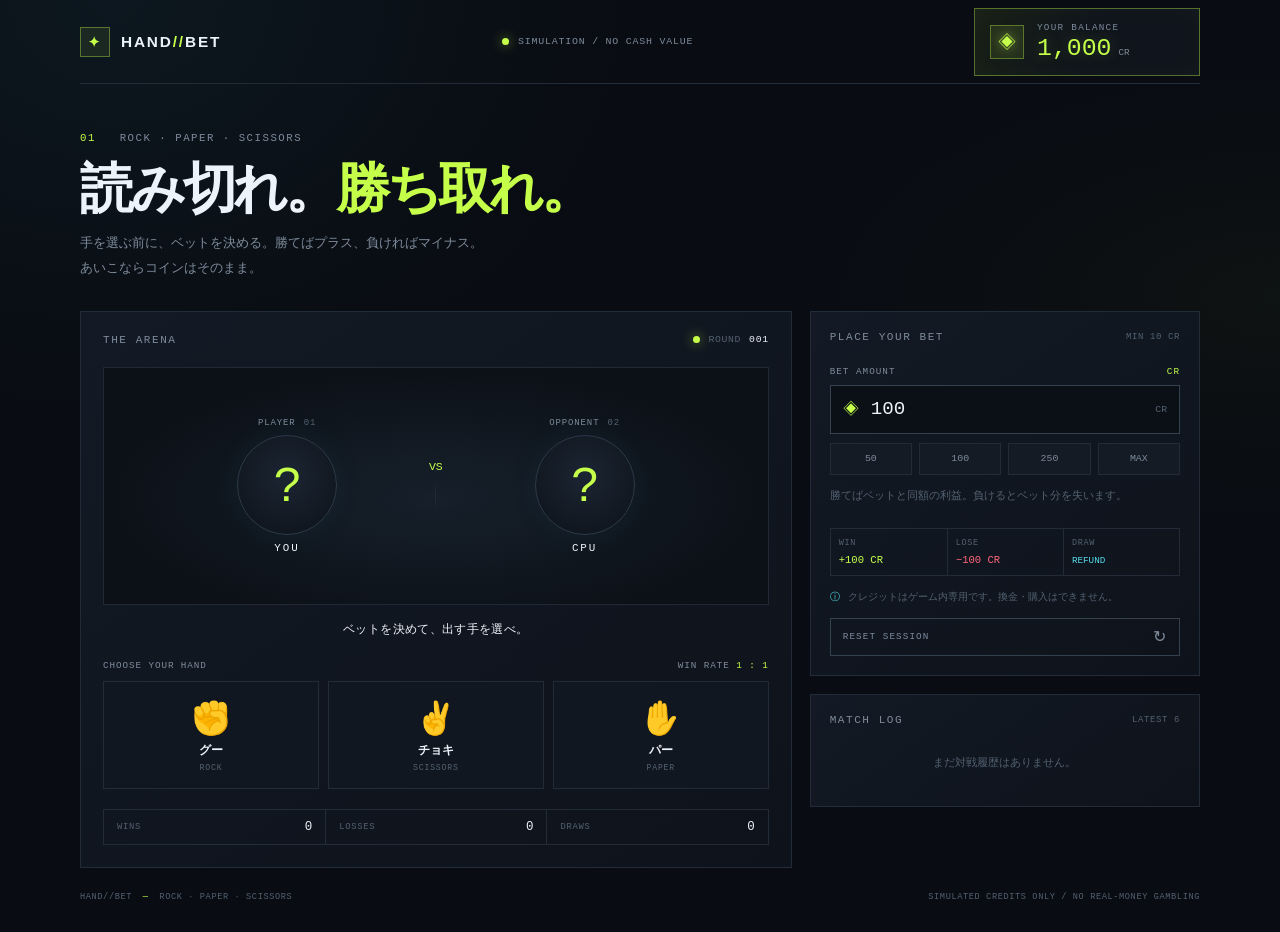
<file: janken.html>
<!doctype html>
<html lang="ja">
<head>
  <meta charset="utf-8">
  <meta name="viewport" content="width=device-width, initial-scale=1">
  <meta name="theme-color" content="#090c12">
  <meta name="description" content="ゲーム内クレジットをベットしてCPUと勝負する、クールなじゃんけんアリーナ。">
  <title>HAND//BET — じゃんけんアリーナ</title>
  <link rel="stylesheet" href="janken.css">
</head>
<body>
  <div class="app-shell">
    <header class="topbar">
      <a class="wordmark" href="janken.html" aria-label="HAND BET ホーム">
        <span class="wordmark-icon" aria-hidden="true">✦</span>
        <span>HAND<span class="wordmark-slash">//</span>BET</span>
      </a>
      <span class="simulation-tag"><span class="live-dot" aria-hidden="true"></span>SIMULATION / NO CASH VALUE</span>
      <div class="wallet" aria-label="現在の所持クレジット">
        <span class="wallet-icon" aria-hidden="true">◈</span>
        <div class="wallet-copy">
          <span class="wallet-label">YOUR BALANCE</span>
          <strong><span id="balance">1,000</span><small>CR</small></strong>
        </div>
      </div>
    </header>

    <main>
      <section class="intro">
        <p class="eyebrow"><span>01</span> &nbsp; ROCK · PAPER · SCISSORS</p>
        <h1>読み切れ。<span>勝ち取れ。</span></h1>
        <p class="intro-copy">手を選ぶ前に、ベットを決める。勝てばプラス、負ければマイナス。<br class="desktop-break">あいこならコインはそのまま。</p>
      </section>

      <div class="game-grid">
        <section class="match-panel panel" aria-labelledby="match-title">
          <div class="panel-topline">
            <h2 id="match-title">THE ARENA</h2>
            <span class="round-tag"><span class="live-dot" aria-hidden="true"></span>ROUND <strong id="round-number">001</strong></span>
          </div>

          <div class="duel-stage">
            <div class="fighter">
              <span class="fighter-side">PLAYER <span class="side-mark">01</span></span>
              <span class="fighter-hand" id="player-hand" aria-hidden="true">?</span>
              <span class="fighter-name">YOU</span>
            </div>
            <div class="versus"><span>VS</span><i></i></div>
            <div class="fighter">
              <span class="fighter-side">OPPONENT <span class="side-mark">02</span></span>
              <span class="fighter-hand" id="cpu-hand" aria-hidden="true">?</span>
              <span class="fighter-name">CPU</span>
            </div>
          </div>

          <p class="game-message" id="game-message" role="status" aria-live="polite">ベットを決めて、出す手を選べ。</p>

          <div class="choice-heading">
            <span>CHOOSE YOUR HAND</span>
            <span>WIN RATE <b>1 : 1</b></span>
          </div>
          <div class="hand-picker" role="group" aria-label="出す手を選ぶ">
            <button class="hand-button" type="button" data-hand="グー">
              <span class="hand-icon" aria-hidden="true">✊</span><span class="hand-name">グー</span><span class="hand-code">ROCK</span>
            </button>
            <button class="hand-button" type="button" data-hand="チョキ">
              <span class="hand-icon" aria-hidden="true">✌️</span><span class="hand-name">チョキ</span><span class="hand-code">SCISSORS</span>
            </button>
            <button class="hand-button" type="button" data-hand="パー">
              <span class="hand-icon" aria-hidden="true">✋</span><span class="hand-name">パー</span><span class="hand-code">PAPER</span>
            </button>
          </div>

          <div class="session-stats" aria-label="今回の成績">
            <div><span>WINS</span><strong id="wins">0</strong></div>
            <div><span>LOSSES</span><strong id="losses">0</strong></div>
            <div><span>DRAWS</span><strong id="draws">0</strong></div>
          </div>
        </section>

        <aside class="side-column">
          <section class="bet-panel panel" aria-labelledby="bet-title">
            <div class="panel-topline">
              <h2 id="bet-title">PLACE YOUR BET</h2>
              <span class="min-bet">MIN 10 CR</span>
            </div>
            <label class="bet-label" for="bet-input">BET AMOUNT <span>CR</span></label>
            <div class="bet-input-wrap">
              <span aria-hidden="true">◈</span>
              <input id="bet-input" type="number" min="10" step="10" value="100" inputmode="numeric" aria-describedby="bet-help">
              <span class="input-unit">CR</span>
            </div>
            <div class="quick-bets" role="group" aria-label="ベット額をすばやく選択">
              <button type="button" data-bet="50">50</button>
              <button type="button" data-bet="100">100</button>
              <button type="button" data-bet="250">250</button>
              <button type="button" data-bet="max">MAX</button>
            </div>
            <p class="bet-help" id="bet-help" role="status" aria-live="polite">勝てばベットと同額の利益。負けるとベット分を失います。</p>

            <div class="payout-preview" aria-label="ベット結果の見込み">
              <div><span>WIN</span><strong id="win-return">+100 CR</strong></div>
              <div><span>LOSE</span><strong id="lose-return">−100 CR</strong></div>
              <div><span>DRAW</span><strong>REFUND</strong></div>
            </div>

            <div class="wallet-note"><span aria-hidden="true">ⓘ</span> クレジットはゲーム内専用です。換金・購入はできません。</div>
            <button class="reset-button" id="reset-button" type="button">RESET SESSION <span aria-hidden="true">↻</span></button>
          </section>

          <section class="history-panel panel" aria-labelledby="history-title">
            <div class="panel-topline">
              <h2 id="history-title">MATCH LOG</h2>
              <span class="log-limit">LATEST 6</span>
            </div>
            <ol class="history-list" id="history-list" aria-live="polite">
              <li class="history-empty">まだ対戦履歴はありません。</li>
            </ol>
          </section>
        </aside>
      </div>
    </main>

    <footer class="app-footer">
      <span>HAND//BET <span class="footer-divider">—</span> ROCK · PAPER · SCISSORS</span>
      <span>SIMULATED CREDITS ONLY / NO REAL-MONEY GAMBLING</span>
    </footer>
  </div>

  <script>
    const hands = [
      { name: "グー", icon: "✊" },
      { name: "チョキ", icon: "✌️" },
      { name: "パー", icon: "✋" }
    ];
    const startingBalance = 1000;
    let balance = startingBalance;
    let round = 0;
    const records = { win: 0, lose: 0, draw: 0 };
    const balanceDisplay = document.getElementById("balance");
    const betInput = document.getElementById("bet-input");
    const betHelp = document.getElementById("bet-help");
    const historyList = document.getElementById("history-list");
    const gameMessage = document.getElementById("game-message");

    function formatCredits(amount) {
      return new Intl.NumberFormat("ja-JP").format(amount);
    }

    function updateBetPreview() {
      const amount = Number(betInput.value);
      const valid = Number.isInteger(amount) && amount >= 10 && amount % 10 === 0 && amount <= balance;
      document.getElementById("win-return").textContent = valid ? `+${formatCredits(amount)} CR` : "—";
      document.getElementById("lose-return").textContent = valid ? `−${formatCredits(amount)} CR` : "—";

      if (balance < 10) {
        betHelp.textContent = "残高が足りません。セッションをリセットしてください。";
        betHelp.classList.add("error");
      } else if (!valid) {
        betHelp.textContent = `10 CR単位で入力してください（最大 ${formatCredits(balance)} CR）。`;
        betHelp.classList.add("error");
      } else {
        betHelp.textContent = "勝てばベットと同額の利益。負けるとベット分を失います。";
        betHelp.classList.remove("error");
      }

      betInput.max = String(balance);
      betInput.disabled = balance < 10;
      document.querySelectorAll(".hand-button, .quick-bets button").forEach((button) => {
        button.disabled = balance < 10;
      });
    }

    function play(playerName) {
      const wager = Number(betInput.value);
      if (!Number.isInteger(wager) || wager < 10 || wager % 10 !== 0 || wager > balance) {
        updateBetPreview();
        betInput.focus();
        return;
      }

      const cpuChoice = hands[Math.floor(Math.random() * hands.length)];
      const playerChoice = hands.find((hand) => hand.name === playerName);
      const playerIndex = hands.indexOf(playerChoice);
      const cpuIndex = hands.indexOf(cpuChoice);
      const difference = (playerIndex - cpuIndex + hands.length) % hands.length;
      const outcome = difference === 0 ? "draw" : difference === 2 ? "win" : "lose";
      const netChange = outcome === "win" ? wager : outcome === "lose" ? -wager : 0;
      balance += netChange;
      round += 1;
      records[outcome] += 1;

      const matchPanel = document.querySelector(".match-panel");
      const wallet = document.querySelector(".wallet");
      matchPanel.classList.remove("win", "lose");
      wallet.classList.remove("wallet-win", "wallet-lose");
      if (outcome !== "draw") {
        void matchPanel.offsetWidth;
        void wallet.offsetWidth;
        matchPanel.classList.add(outcome);
        wallet.classList.add(`wallet-${outcome}`);
      }

      document.getElementById("player-hand").textContent = playerChoice.icon;
      document.getElementById("cpu-hand").textContent = cpuChoice.icon;
      document.getElementById("round-number").textContent = String(round).padStart(3, "0");
      balanceDisplay.textContent = formatCredits(balance);
      document.getElementById("wins").textContent = String(records.win);
      document.getElementById("losses").textContent = String(records.lose);
      document.getElementById("draws").textContent = String(records.draw);

      const status = document.querySelector(".round-tag");
      status.classList.remove("win", "lose", "draw");
      status.classList.add(outcome);
      status.querySelector("strong").textContent = String(round).padStart(3, "0");
      if (outcome === "win") {
        gameMessage.textContent = `WIN — +${formatCredits(wager)} CR`;
      } else if (outcome === "lose") {
        gameMessage.textContent = `LOSE — −${formatCredits(wager)} CR`;
      } else {
        gameMessage.textContent = "DRAW — BET REFUNDED";
      }
      gameMessage.className = `game-message ${outcome}`;
      addHistory(playerChoice, cpuChoice, outcome, wager, round);
      updateBetPreview();
    }

    function addHistory(playerChoice, cpuChoice, outcome, wager, roundNumber) {
      const emptyMessage = historyList.querySelector(".history-empty");
      if (emptyMessage) emptyMessage.remove();

      const item = document.createElement("li");
      item.className = `history-item ${outcome}`;
      const topLine = document.createElement("div");
      topLine.className = "history-topline";
      const roundLabel = document.createElement("span");
      roundLabel.textContent = `#${String(roundNumber).padStart(3, "0")} · ${outcome.toUpperCase()}`;
      const amount = document.createElement("strong");
      amount.textContent = outcome === "win" ? `+${formatCredits(wager)}` : outcome === "lose" ? `−${formatCredits(wager)}` : "REFUND";
      topLine.append(roundLabel, amount);

      const detail = document.createElement("span");
      detail.className = "history-detail";
      detail.textContent = `YOU ${playerChoice.name} ${playerChoice.icon}  /  CPU ${cpuChoice.name} ${cpuChoice.icon}`;
      item.append(topLine, detail);
      historyList.prepend(item);

      while (historyList.children.length > 6) {
        historyList.lastElementChild.remove();
      }
    }

    betInput.addEventListener("input", updateBetPreview);
    document.querySelectorAll(".hand-button").forEach((button) => {
      button.addEventListener("click", () => play(button.dataset.hand));
    });
    document.querySelectorAll(".quick-bets button").forEach((button) => {
      button.addEventListener("click", () => {
        const requested = button.dataset.bet === "max" ? balance : Number(button.dataset.bet);
        const affordable = Math.min(requested, balance);
        betInput.value = String(Math.floor(affordable / 10) * 10);
        updateBetPreview();
      });
    });

    document.getElementById("reset-button").addEventListener("click", () => {
      balance = startingBalance;
      round = 0;
      records.win = 0;
      records.lose = 0;
      records.draw = 0;
      balanceDisplay.textContent = formatCredits(balance);
      betInput.value = "100";
      document.getElementById("round-number").textContent = "001";
      document.getElementById("player-hand").textContent = "?";
      document.getElementById("cpu-hand").textContent = "?";
      document.getElementById("wins").textContent = "0";
      document.getElementById("losses").textContent = "0";
      document.getElementById("draws").textContent = "0";
      gameMessage.textContent = "ベットを決めて、出す手を選べ。";
      gameMessage.className = "game-message";
      document.querySelector(".match-panel").classList.remove("win", "lose");
      document.querySelector(".wallet").classList.remove("wallet-win", "wallet-lose");
      document.querySelector(".round-tag").classList.remove("win", "lose", "draw");
      historyList.replaceChildren();
      const emptyMessage = document.createElement("li");
      emptyMessage.className = "history-empty";
      emptyMessage.textContent = "まだ対戦履歴はありません。";
      historyList.append(emptyMessage);
      updateBetPreview();
    });

    updateBetPreview();
  </script>
</body>
</html>
</file>
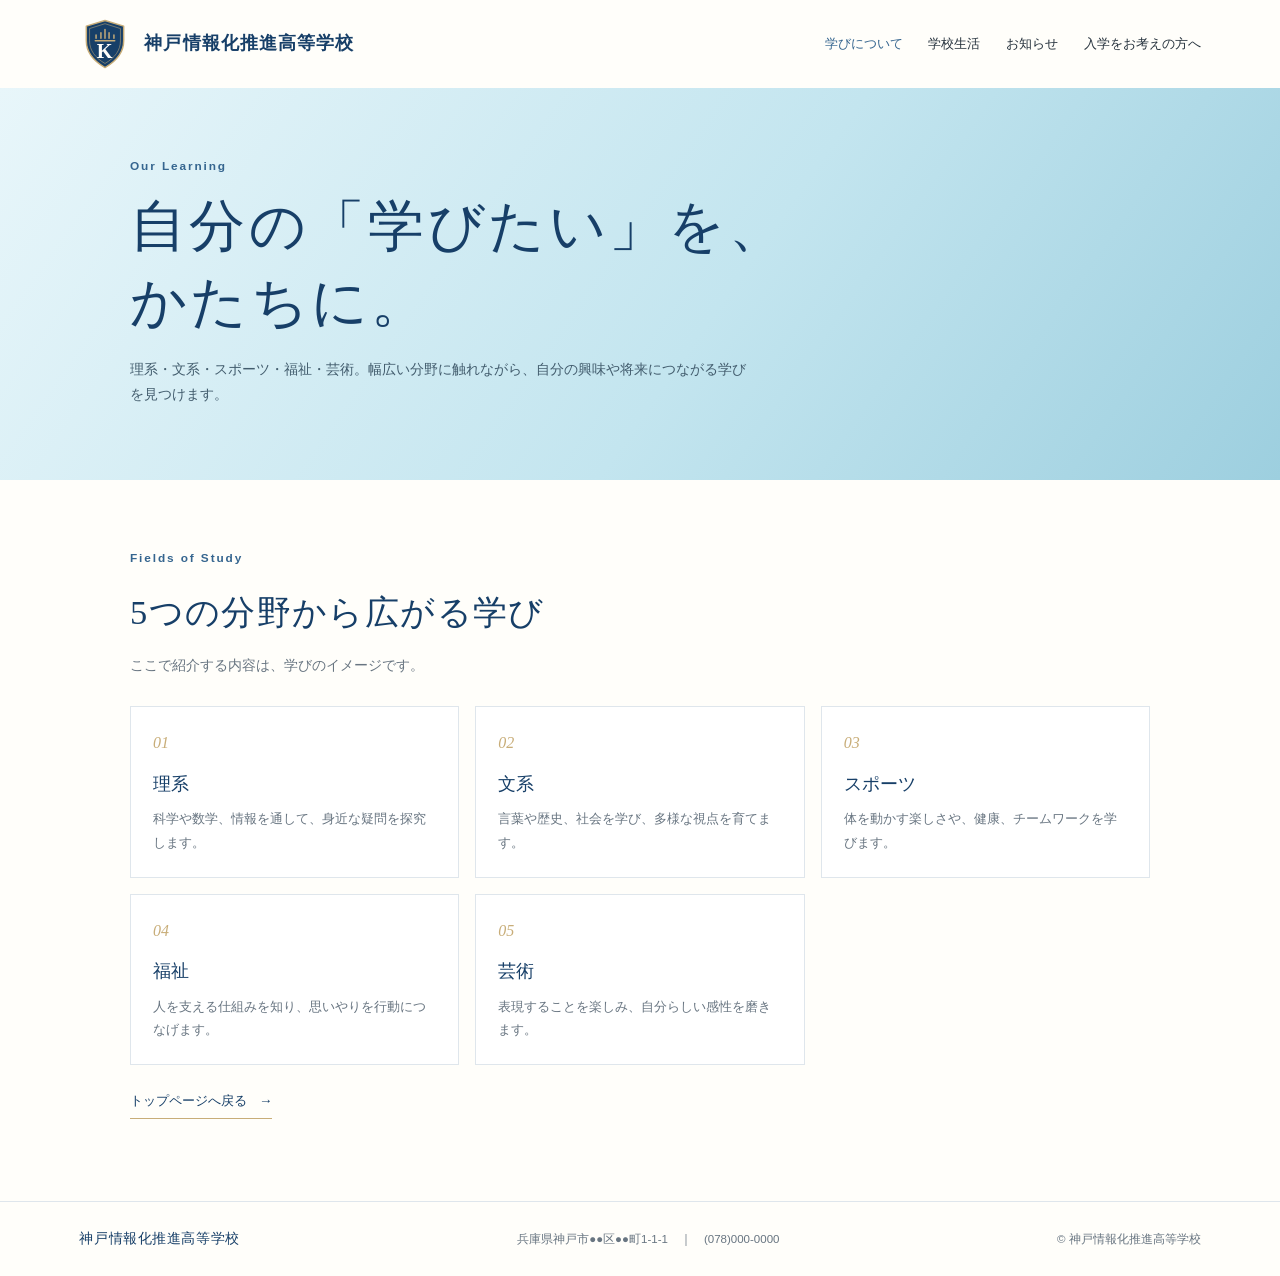
<file: learning.html>
<!doctype html>
<html lang="ja">
<head>
  <meta charset="utf-8">
  <meta name="viewport" content="width=device-width, initial-scale=1">
  <meta name="theme-color" content="#173f68">
  <meta name="description" content="神戸情報化推進高等学校の学びについてご紹介します。">
  <title>学びについて｜神戸情報化推進高等学校</title>
  <link rel="stylesheet" href="subpages.css">
</head>
<body>
  <header class="site-header">
    <a class="brand" href="index.html" aria-label="神戸情報化推進高等学校 ホーム">
      <span class="brand-mark" aria-hidden="true">
        <svg viewBox="0 0 64 64" focusable="false">
          <path class="crest-outline" d="M32 3 55 10v18c0 14-9 25-23 33C18 53 9 42 9 28V10z"/>
          <path class="crest-inner" d="m32 7 19 6v15c0 12-7 21-19 28-12-7-19-16-19-28V13z"/>
          <path class="crest-rays" d="M21 25v-4m6 4v-7m5 7V14m5 11v-7m6 7v-4M20 28h24"/>
          <text class="crest-monogram" x="32" y="49">K</text>
        </svg>
      </span>
      <span>神戸情報化推進高等学校</span>
    </a>
    <nav class="site-nav" aria-label="メインメニュー">
      <a href="learning.html" aria-current="page">学びについて</a>
      <a href="school-life.html">学校生活</a>
      <a href="news.html">お知らせ</a>
      <a href="admission.html">入学をお考えの方へ</a>
    </nav>
    <details class="mobile-nav">
      <summary>メニュー</summary>
      <nav class="mobile-links" aria-label="メインメニュー">
        <a href="learning.html" aria-current="page">学びについて</a>
        <a href="school-life.html">学校生活</a>
        <a href="news.html">お知らせ</a>
        <a href="admission.html">入学をお考えの方へ</a>
      </nav>
    </details>
  </header>

  <main>
    <section class="page-hero" aria-labelledby="page-title">
      <div class="page-hero-inner">
        <p class="eyebrow">Our Learning</p>
        <h1 id="page-title">自分の「学びたい」を、<br>かたちに。</h1>
        <p class="page-lead">理系・文系・スポーツ・福祉・芸術。幅広い分野に触れながら、自分の興味や将来につながる学びを見つけます。</p>
      </div>
    </section>

    <section class="content-section" aria-labelledby="fields-title">
      <div class="content-inner">
        <div class="section-heading">
          <p class="eyebrow">Fields of Study</p>
          <h2 id="fields-title">5つの分野から広がる学び</h2>
          <p class="section-intro">ここで紹介する内容は、学びのイメージです。</p>
        </div>
        <div class="topic-grid">
          <article class="topic-card">
            <span class="topic-number">01</span>
            <h3>理系</h3>
            <p>科学や数学、情報を通して、身近な疑問を探究します。</p>
          </article>
          <article class="topic-card">
            <span class="topic-number">02</span>
            <h3>文系</h3>
            <p>言葉や歴史、社会を学び、多様な視点を育てます。</p>
          </article>
          <article class="topic-card">
            <span class="topic-number">03</span>
            <h3>スポーツ</h3>
            <p>体を動かす楽しさや、健康、チームワークを学びます。</p>
          </article>
          <article class="topic-card">
            <span class="topic-number">04</span>
            <h3>福祉</h3>
            <p>人を支える仕組みを知り、思いやりを行動につなげます。</p>
          </article>
          <article class="topic-card">
            <span class="topic-number">05</span>
            <h3>芸術</h3>
            <p>表現することを楽しみ、自分らしい感性を磨きます。</p>
          </article>
        </div>
        <a class="back-link" href="index.html">トップページへ戻る <span aria-hidden="true">→</span></a>
      </div>
    </section>
  </main>

  <footer class="site-footer">
    <a class="footer-brand" href="index.html">神戸情報化推進高等学校</a>
    <span>兵庫県神戸市●●区●●町1-1-1　｜　<a href="tel:+81780000000">(078)000-0000</a></span>
    <span>© 神戸情報化推進高等学校</span>
  </footer>
</body>
</html>
</file>
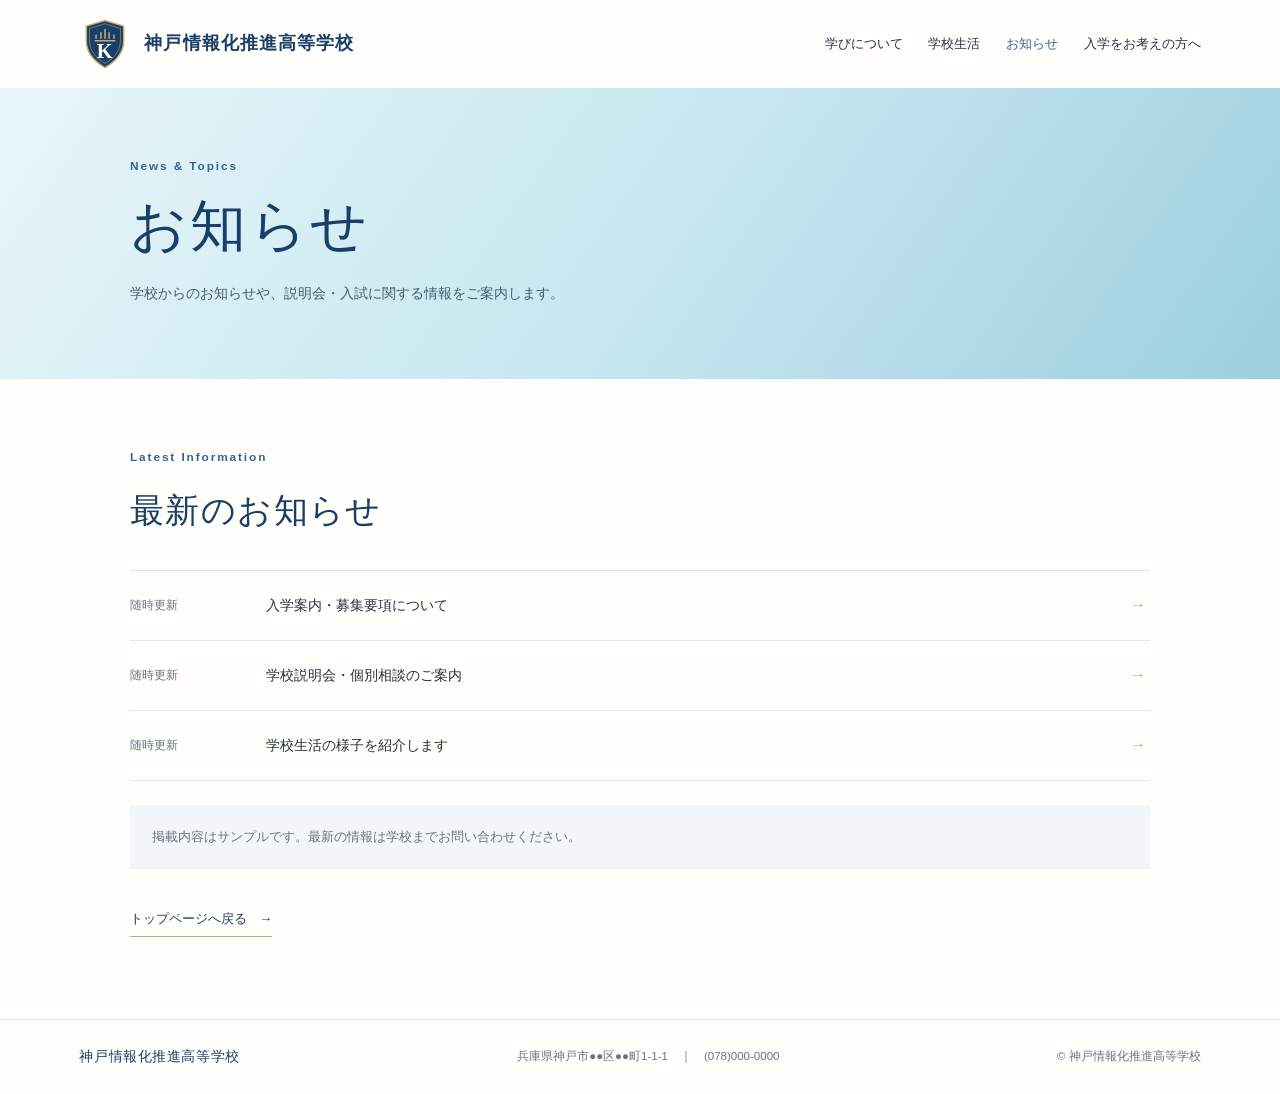
<file: news.html>
<!doctype html>
<html lang="ja">
<head>
  <meta charset="utf-8">
  <meta name="viewport" content="width=device-width, initial-scale=1">
  <meta name="theme-color" content="#173f68">
  <meta name="description" content="神戸情報化推進高等学校からのお知らせをご案内します。">
  <title>お知らせ｜神戸情報化推進高等学校</title>
  <link rel="stylesheet" href="subpages.css">
</head>
<body>
  <header class="site-header">
    <a class="brand" href="index.html" aria-label="神戸情報化推進高等学校 ホーム">
      <span class="brand-mark" aria-hidden="true">
        <svg viewBox="0 0 64 64" focusable="false">
          <path class="crest-outline" d="M32 3 55 10v18c0 14-9 25-23 33C18 53 9 42 9 28V10z"/>
          <path class="crest-inner" d="m32 7 19 6v15c0 12-7 21-19 28-12-7-19-16-19-28V13z"/>
          <path class="crest-rays" d="M21 25v-4m6 4v-7m5 7V14m5 11v-7m6 7v-4M20 28h24"/>
          <text class="crest-monogram" x="32" y="49">K</text>
        </svg>
      </span>
      <span>神戸情報化推進高等学校</span>
    </a>
    <nav class="site-nav" aria-label="メインメニュー">
      <a href="learning.html">学びについて</a>
      <a href="school-life.html">学校生活</a>
      <a href="news.html" aria-current="page">お知らせ</a>
      <a href="admission.html">入学をお考えの方へ</a>
    </nav>
    <details class="mobile-nav">
      <summary>メニュー</summary>
      <nav class="mobile-links" aria-label="メインメニュー">
        <a href="learning.html">学びについて</a>
        <a href="school-life.html">学校生活</a>
        <a href="news.html" aria-current="page">お知らせ</a>
        <a href="admission.html">入学をお考えの方へ</a>
      </nav>
    </details>
  </header>

  <main>
    <section class="page-hero" aria-labelledby="page-title">
      <div class="page-hero-inner">
        <p class="eyebrow">News &amp; Topics</p>
        <h1 id="page-title">お知らせ</h1>
        <p class="page-lead">学校からのお知らせや、説明会・入試に関する情報をご案内します。</p>
      </div>
    </section>

    <section class="content-section" aria-labelledby="news-title">
      <div class="content-inner">
        <div class="section-heading">
          <p class="eyebrow">Latest Information</p>
          <h2 id="news-title">最新のお知らせ</h2>
        </div>
        <div class="news-list">
          <a class="news-item" href="admission.html">
            <span class="news-date">随時更新</span>
            <span class="news-title">入学案内・募集要項について</span>
            <span class="news-arrow" aria-hidden="true">→</span>
          </a>
          <a class="news-item" href="admission.html">
            <span class="news-date">随時更新</span>
            <span class="news-title">学校説明会・個別相談のご案内</span>
            <span class="news-arrow" aria-hidden="true">→</span>
          </a>
          <a class="news-item" href="school-life.html">
            <span class="news-date">随時更新</span>
            <span class="news-title">学校生活の様子を紹介します</span>
            <span class="news-arrow" aria-hidden="true">→</span>
          </a>
        </div>
        <p class="notice-panel">掲載内容はサンプルです。最新の情報は学校までお問い合わせください。</p>
        <a class="back-link" href="index.html">トップページへ戻る <span aria-hidden="true">→</span></a>
      </div>
    </section>
  </main>

  <footer class="site-footer">
    <a class="footer-brand" href="index.html">神戸情報化推進高等学校</a>
    <span>兵庫県神戸市●●区●●町1-1-1　｜　<a href="tel:+81780000000">(078)000-0000</a></span>
    <span>© 神戸情報化推進高等学校</span>
  </footer>
</body>
</html>
</file>
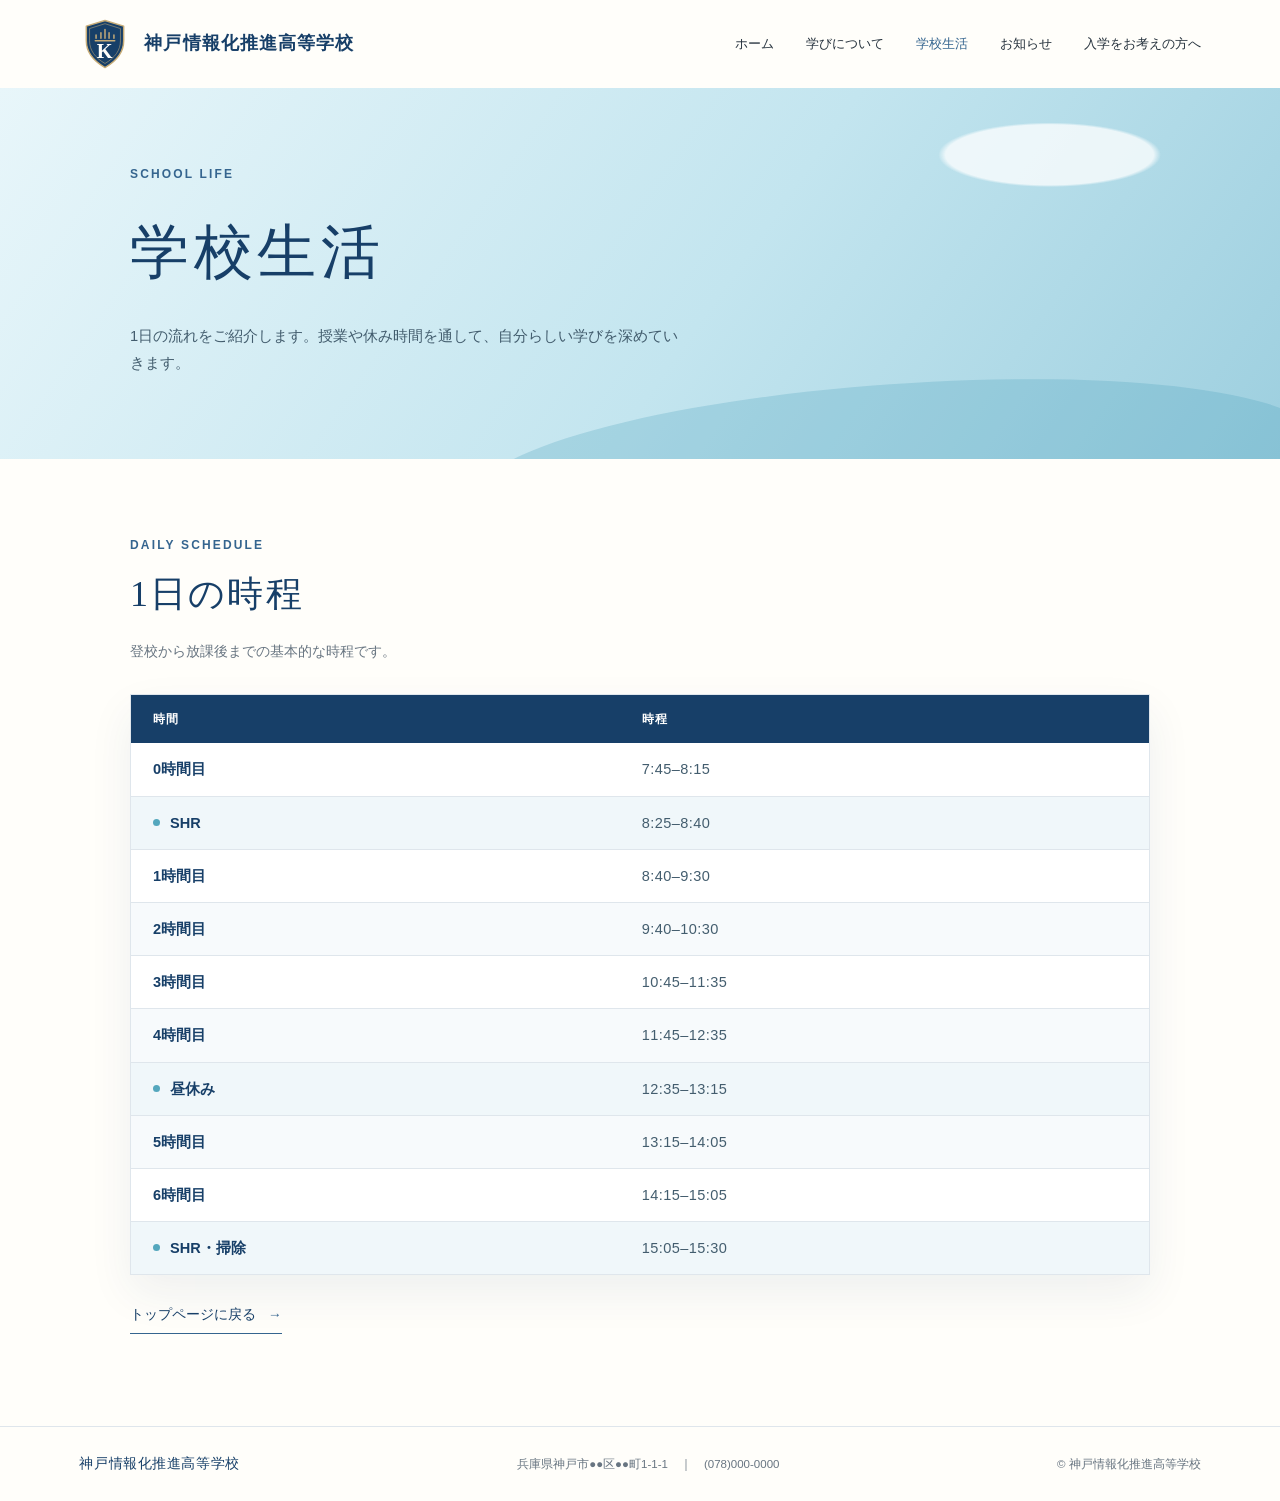
<file: school-life.html>
<!doctype html>
<html lang="ja">
<head>
  <meta charset="utf-8">
  <meta name="viewport" content="width=device-width, initial-scale=1">
  <meta name="theme-color" content="#173f68">
  <meta name="description" content="神戸情報化推進高等学校の学校生活をご紹介します。1日の時程をご覧いただけます。">
  <title>学校生活・1日の流れ｜神戸情報化推進高等学校</title>
  <style>
    :root {
      color-scheme: light;
      --blue: #173f68;
      --blue-light: #35658f;
      --ink: #26323d;
      --muted: #687581;
      --paper: #fffefa;
      --line: #dfe6ec;
      --gold: #c8ad78;
      --serif: "Yu Mincho", "Hiragino Mincho ProN", "Noto Serif JP", serif;
      --sans: "Yu Gothic", "Hiragino Kaku Gothic ProN", "Noto Sans JP", sans-serif;
    }

    * { box-sizing: border-box; }
    html { scroll-behavior: smooth; }
    body {
      margin: 0;
      background: var(--paper);
      color: var(--ink);
      font-family: var(--sans);
      line-height: 1.8;
      line-break: strict;
      overflow-wrap: normal;
      word-break: normal;
      -webkit-font-smoothing: antialiased;
    }

    a { color: inherit; text-decoration: none; }
    a:focus-visible { outline: 3px solid var(--gold); outline-offset: 4px; }
    h1, h2 { text-wrap: balance; }

    .site-header {
      display: flex;
      align-items: center;
      justify-content: space-between;
      gap: 24px;
      max-width: 1440px;
      min-height: 88px;
      margin: auto;
      padding: 18px 6.2%;
    }

    .brand {
      display: inline-flex;
      align-items: center;
      gap: 13px;
      color: var(--blue);
      font-family: var(--serif);
      font-size: 1.15rem;
      font-weight: 700;
      letter-spacing: .06em;
      white-space: nowrap;
    }

    .brand-mark {
      display: grid;
      width: 52px;
      height: 52px;
      place-items: center;
      flex: 0 0 auto;
    }

    .brand-mark svg { display: block; width: 100%; height: 100%; }
    .brand-mark .crest-outline { fill: var(--blue); stroke: var(--gold); stroke-width: 1.8; stroke-linejoin: round; }
    .brand-mark .crest-inner { fill: none; stroke: var(--gold); stroke-width: .8; opacity: .8; }
    .brand-mark .crest-rays { fill: none; stroke: var(--gold); stroke-width: 1.8; stroke-linecap: round; }
    .brand-mark .crest-monogram { fill: var(--paper); font-family: var(--serif); font-size: 25px; font-weight: 700; text-anchor: middle; }

    .site-nav {
      display: flex;
      align-items: center;
      gap: clamp(14px, 2.5vw, 34px);
      font-size: .82rem;
    }

    .site-nav a { white-space: nowrap; }
    .site-nav a:hover, .site-nav [aria-current="page"] { color: var(--blue-light); }

    .page-hero {
      position: relative;
      overflow: hidden;
      padding: 76px 6.2% 83px;
      background:
        radial-gradient(ellipse at 82% 18%, rgb(255 255 255 / 75%) 0 7%, transparent 7.5%),
        linear-gradient(125deg, #e8f6fa 0%, #c3e5ef 56%, #9dcfdf 100%);
    }

    .page-hero::after {
      position: absolute;
      right: -3%;
      bottom: -95px;
      left: 37%;
      height: 170px;
      border-radius: 50% 50% 0 0;
      background: rgb(67 157 184 / 25%);
      content: "";
      transform: rotate(-4deg);
    }

    .page-hero-inner, .content-inner { position: relative; z-index: 1; max-width: 1020px; margin: auto; }
    .eyebrow {
      margin: 0 0 13px;
      color: var(--blue-light);
      font-size: .75rem;
      font-weight: 600;
      letter-spacing: .18em;
      text-transform: uppercase;
    }

    h1, h2 { color: var(--blue); font-family: var(--serif); font-weight: 500; }
    h1 { margin: 0; font-size: clamp(2.3rem, 5vw, 3.7rem); letter-spacing: .08em; }
    .hero-description { max-width: 560px; margin: 18px 0 0; color: #435d6e; font-size: .92rem; }

    .schedule-section { padding: 76px 6.2% 92px; }
    .section-heading { margin-bottom: 30px; }
    .section-heading .eyebrow { margin-bottom: 5px; }
    h2 { margin: 0; font-size: clamp(1.7rem, 3vw, 2.25rem); letter-spacing: .06em; }
    .schedule-intro { margin: 12px 0 0; color: var(--muted); font-size: .88rem; }

    .schedule-wrap {
      overflow: hidden;
      border: 1px solid var(--line);
      background: white;
      box-shadow: 0 18px 42px rgb(23 63 104 / 7%);
    }

    .schedule {
      width: 100%;
      border-collapse: collapse;
      text-align: left;
    }

    .schedule th, .schedule td { padding: 13px 22px; }
    .schedule thead { background: var(--blue); color: white; font-size: .78rem; letter-spacing: .08em; }
    .schedule tbody tr { border-bottom: 1px solid var(--line); }
    .schedule tbody tr:last-child { border-bottom: 0; }
    .schedule tbody tr:nth-child(even) { background: #f7fafc; }
    .schedule td { font-size: .91rem; }
    .period-name { width: 48%; color: var(--blue); font-weight: 600; }
    .period-time { color: #435d6e; font-variant-numeric: tabular-nums; letter-spacing: .03em; }

    .schedule tbody tr.break-row { background: #f0f7fa; }
    .break-row .period-name::before {
      display: inline-block;
      width: 7px;
      height: 7px;
      margin: 0 10px 2px 0;
      border-radius: 50%;
      background: #54a7bd;
      content: "";
    }

    .bottom-link {
      display: inline-flex;
      align-items: center;
      gap: 12px;
      margin-top: 28px;
      padding-bottom: 5px;
      border-bottom: 1px solid var(--blue-light);
      color: var(--blue);
      font-size: .86rem;
    }

    .bottom-link span { color: var(--blue-light); }

    .site-footer {
      display: flex;
      align-items: center;
      justify-content: space-between;
      gap: 20px;
      padding: 24px 6.2%;
      border-top: 1px solid var(--line);
      color: var(--muted);
      font-size: .72rem;
    }

    .footer-brand { color: var(--blue); font-family: var(--serif); font-size: .9rem; letter-spacing: .04em; }

    @media (max-width: 760px) {
      .site-header { align-items: flex-start; flex-direction: column; gap: 14px; padding: 16px 6%; }
      .site-nav { flex-wrap: wrap; gap: 10px 22px; }
      .page-hero { padding: 58px 7% 66px; }
      h1 { font-size: clamp(2rem, 8vw, 2.8rem); letter-spacing: .04em; }
      h2 { font-size: clamp(1.4rem, 6vw, 1.9rem); letter-spacing: .03em; }
      .hero-description { font-size: .86rem; }
      .schedule-section { padding: 58px 6% 70px; }
      .schedule th, .schedule td { padding: 12px 15px; }
      .period-name, .period-time { white-space: nowrap; }
      .site-footer { align-items: flex-start; flex-direction: column; padding: 22px 6%; }
    }

    @media (max-width: 420px) {
      .brand { gap: 9px; font-size: .94rem; }
      .brand-mark { width: 40px; height: 40px; }
      .schedule th, .schedule td { padding: 11px 10px; }
      .schedule td { font-size: .82rem; }
    }

    @media (max-width: 360px) {
      .brand { gap: 7px; font-size: .82rem; letter-spacing: .02em; }
      .brand-mark { width: 34px; height: 34px; }
      .site-nav { gap: 9px 16px; font-size: .78rem; }
    }

    @media (prefers-reduced-motion: reduce) {
      html { scroll-behavior: auto; }
    }
  </style>
</head>
<body>
  <header class="site-header">
    <a class="brand" href="index.html" aria-label="神戸情報化推進高等学校 ホーム">
      <span class="brand-mark" aria-hidden="true">
        <svg viewBox="0 0 64 64" focusable="false">
          <path class="crest-outline" d="M32 3 55 10v18c0 14-9 25-23 33C18 53 9 42 9 28V10z"/>
          <path class="crest-inner" d="m32 7 19 6v15c0 12-7 21-19 28-12-7-19-16-19-28V13z"/>
          <path class="crest-rays" d="M21 25v-4m6 4v-7m5 7V14m5 11v-7m6 7v-4M20 28h24"/>
          <text class="crest-monogram" x="32" y="49">K</text>
        </svg>
      </span>
      <span>神戸情報化推進高等学校</span>
    </a>
    <nav class="site-nav" aria-label="メインメニュー">
      <a href="index.html">ホーム</a>
      <a href="learning.html">学びについて</a>
      <a href="school-life.html" aria-current="page">学校生活</a>
      <a href="news.html">お知らせ</a>
      <a href="admission.html">入学をお考えの方へ</a>
    </nav>
  </header>

  <main>
    <section class="page-hero" aria-labelledby="page-title">
      <div class="page-hero-inner">
        <p class="eyebrow">School Life</p>
        <h1 id="page-title">学校生活</h1>
        <p class="hero-description">1日の流れをご紹介します。授業や休み時間を通して、自分らしい学びを深めていきます。</p>
      </div>
    </section>

    <section class="schedule-section" aria-labelledby="schedule-title">
      <div class="content-inner">
        <div class="section-heading">
          <p class="eyebrow">Daily Schedule</p>
          <h2 id="schedule-title">1日の時程</h2>
          <p class="schedule-intro">登校から放課後までの基本的な時程です。</p>
        </div>
        <div class="schedule-wrap">
          <table class="schedule">
            <thead>
              <tr><th scope="col">時間</th><th scope="col">時程</th></tr>
            </thead>
            <tbody>
              <tr><td class="period-name">0時間目</td><td class="period-time"><time datetime="07:45">7:45</time>–<time datetime="08:15">8:15</time></td></tr>
              <tr class="break-row"><td class="period-name">SHR</td><td class="period-time"><time datetime="08:25">8:25</time>–<time datetime="08:40">8:40</time></td></tr>
              <tr><td class="period-name">1時間目</td><td class="period-time"><time datetime="08:40">8:40</time>–<time datetime="09:30">9:30</time></td></tr>
              <tr><td class="period-name">2時間目</td><td class="period-time"><time datetime="09:40">9:40</time>–<time datetime="10:30">10:30</time></td></tr>
              <tr><td class="period-name">3時間目</td><td class="period-time"><time datetime="10:45">10:45</time>–<time datetime="11:35">11:35</time></td></tr>
              <tr><td class="period-name">4時間目</td><td class="period-time"><time datetime="11:45">11:45</time>–<time datetime="12:35">12:35</time></td></tr>
              <tr class="break-row"><td class="period-name">昼休み</td><td class="period-time"><time datetime="12:35">12:35</time>–<time datetime="13:15">13:15</time></td></tr>
              <tr><td class="period-name">5時間目</td><td class="period-time"><time datetime="13:15">13:15</time>–<time datetime="14:05">14:05</time></td></tr>
              <tr><td class="period-name">6時間目</td><td class="period-time"><time datetime="14:15">14:15</time>–<time datetime="15:05">15:05</time></td></tr>
              <tr class="break-row"><td class="period-name">SHR・掃除</td><td class="period-time"><time datetime="15:05">15:05</time>–<time datetime="15:30">15:30</time></td></tr>
            </tbody>
          </table>
        </div>
        <a class="bottom-link" href="index.html#life">トップページに戻る <span aria-hidden="true">→</span></a>
      </div>
    </section>
  </main>

  <footer class="site-footer">
    <a class="footer-brand" href="index.html">神戸情報化推進高等学校</a>
    <span>兵庫県神戸市●●区●●町1-1-1　｜　<a href="tel:+81780000000">(078)000-0000</a></span>
    <span>© 神戸情報化推進高等学校</span>
  </footer>
</body>
</html>
</file>
<file: subpages.css>
:root {
  color-scheme: light;
  --blue: #173f68;
  --blue-light: #35658f;
  --paper: #fffefa;
  --cream: #f3f6f9;
  --ink: #26323d;
  --muted: #687581;
  --line: #dfe6ec;
  --gold: #c8ad78;
  --serif: "Yu Mincho", "Hiragino Mincho ProN", "Noto Serif JP", serif;
  --sans: "Yu Gothic", "Hiragino Kaku Gothic ProN", "Noto Sans JP", sans-serif;
}

* { box-sizing: border-box; }

html { scroll-behavior: smooth; }

body {
  margin: 0;
  background: var(--paper);
  color: var(--ink);
  font-family: var(--sans);
  line-height: 1.8;
  line-break: strict;
  overflow-wrap: normal;
  word-break: normal;
  -webkit-font-smoothing: antialiased;
}

a { color: inherit; text-decoration: none; }
a:focus-visible, summary:focus-visible { outline: 3px solid var(--gold); outline-offset: 4px; }
h1, h2, h3 { text-wrap: balance; }

.site-header {
  display: flex;
  align-items: center;
  justify-content: space-between;
  gap: 22px;
  max-width: 1440px;
  min-height: 88px;
  margin: auto;
  padding: 18px 6.2%;
}

.brand {
  display: inline-flex;
  align-items: center;
  gap: 13px;
  color: var(--blue);
  font-family: var(--serif);
  font-size: 1.15rem;
  font-weight: 700;
  letter-spacing: .06em;
  white-space: nowrap;
}

.brand-mark { display: grid; width: 52px; height: 52px; flex: 0 0 auto; place-items: center; }
.brand-mark svg { display: block; width: 100%; height: 100%; }
.crest-outline { fill: var(--blue); stroke: var(--gold); stroke-width: 1.8; stroke-linejoin: round; }
.crest-inner { fill: none; stroke: var(--gold); stroke-width: .8; opacity: .8; }
.crest-rays { fill: none; stroke: var(--gold); stroke-width: 1.8; stroke-linecap: round; }
.crest-monogram { fill: var(--paper); font-family: var(--serif); font-size: 25px; font-weight: 700; text-anchor: middle; }

.site-nav { display: flex; align-items: center; gap: clamp(14px, 2vw, 28px); font-size: .82rem; }
.site-nav a { white-space: nowrap; }
.site-nav a:hover, .site-nav [aria-current="page"] { color: var(--blue-light); }
.mobile-nav { display: none; }

.page-hero {
  padding: 68px 6.2% 72px;
  background: linear-gradient(125deg, #e8f6fa 0%, #c3e5ef 56%, #9dcfdf 100%);
}

.page-hero-inner, .content-inner { max-width: 1020px; margin: auto; }
.eyebrow { margin: 0 0 12px; color: var(--blue-light); font-size: .74rem; font-weight: 600; letter-spacing: .16em; }
.page-hero h1 { margin: 0; color: var(--blue); font-family: var(--serif); font-size: clamp(2.25rem, 5vw, 3.5rem); font-weight: 500; letter-spacing: .06em; line-height: 1.35; }
.page-lead { max-width: 620px; margin: 16px 0 0; color: #435d6e; font-size: .9rem; }

.content-section { padding: 68px 6.2% 82px; }
.section-heading { margin: 0 0 28px; }
.section-heading h2 { margin: 0; color: var(--blue); font-family: var(--serif); font-size: clamp(1.6rem, 3vw, 2.15rem); font-weight: 500; letter-spacing: .04em; }
.section-intro { margin: 10px 0 0; color: var(--muted); font-size: .86rem; }

.topic-grid { display: grid; grid-template-columns: repeat(3, minmax(0, 1fr)); gap: 16px; }
.topic-card { min-height: 170px; padding: 22px; border: 1px solid var(--line); background: white; }
.topic-number { color: var(--gold); font-family: var(--serif); font-size: 1rem; font-style: italic; }
.topic-card h3 { margin: 10px 0 7px; color: var(--blue); font-family: var(--serif); font-size: 1.12rem; font-weight: 500; }
.topic-card p { margin: 0; color: var(--muted); font-size: .82rem; }

.news-list { border-top: 1px solid var(--line); }
.news-item { display: grid; grid-template-columns: 120px minmax(0, 1fr) 20px; align-items: center; gap: 16px; min-height: 70px; border-bottom: 1px solid var(--line); }
.news-date { color: var(--muted); font-size: .76rem; }
.news-title { font-size: .88rem; font-weight: 500; }
.news-arrow { color: var(--gold); }
.news-item:hover .news-title { color: var(--blue-light); }

.steps { display: grid; grid-template-columns: repeat(3, minmax(0, 1fr)); gap: 16px; }
.step-card { padding: 22px; border: 1px solid var(--line); background: white; }
.step-number { color: var(--gold); font-family: var(--serif); font-size: 1rem; font-style: italic; }
.step-card h3 { margin: 10px 0 8px; color: var(--blue); font-family: var(--serif); font-size: 1.05rem; font-weight: 500; }
.step-card p { margin: 0; color: var(--muted); font-size: .82rem; }

.notice-panel { margin-top: 24px; padding: 20px 22px; background: var(--cream); color: var(--muted); font-size: .84rem; }
.contact-link, .back-link { display: inline-flex; align-items: center; gap: 12px; margin-top: 24px; padding-bottom: 5px; border-bottom: 1px solid var(--gold); color: var(--blue); font-size: .84rem; }
.site-footer { display: flex; align-items: center; justify-content: space-between; gap: 20px; max-width: 1440px; margin: auto; padding: 24px 6.2%; border-top: 1px solid var(--line); color: var(--muted); font-size: .72rem; }
.footer-brand { color: var(--blue); font-family: var(--serif); font-size: .9rem; letter-spacing: .04em; }

@media (max-width: 850px) {
  .site-header { padding-right: 5%; padding-left: 5%; }
  .site-nav { gap: 12px; font-size: .76rem; }
  .content-section { padding-right: 5%; padding-left: 5%; }
}

@media (max-width: 650px) {
  .site-header { min-height: 72px; padding: 13px 6%; }
  .brand { gap: 10px; font-size: 1rem; }
  .brand-mark { width: 42px; height: 42px; }
  .site-nav { display: none; }
  .mobile-nav { position: relative; display: block; }
  .mobile-nav summary { padding: 7px 12px; border: 1px solid var(--line); color: var(--blue); cursor: pointer; font-size: .8rem; list-style: none; white-space: nowrap; }
  .mobile-nav summary::-webkit-details-marker { display: none; }
  .mobile-nav summary::after { margin-left: 8px; content: "\FF0B"; }
  .mobile-nav[open] summary::after { content: "\FF0D"; }
  .mobile-links { position: absolute; top: calc(100% + 10px); right: 0; z-index: 3; display: grid; min-width: 190px; padding: 8px 16px; border: 1px solid var(--line); background: var(--paper); box-shadow: 0 12px 24px rgb(20 40 60 / 12%); font-size: .82rem; }
  .mobile-links a { padding: 9px 0; white-space: nowrap; }
  .page-hero { padding: 52px 7% 56px; }
  .page-hero h1 { font-size: clamp(1.9rem, 8vw, 2.7rem); letter-spacing: .03em; }
  .page-lead { font-size: .84rem; }
  .content-section { padding: 48px 7% 58px; }
  .section-heading { margin-bottom: 20px; }
  .section-heading h2 { font-size: clamp(1.35rem, 5.5vw, 1.8rem); letter-spacing: .02em; }
  .topic-grid, .steps { grid-template-columns: 1fr; gap: 10px; }
  .topic-card, .step-card { min-height: 0; padding: 18px; }
  .topic-card h3, .step-card h3 { font-size: 1rem; }
  .topic-card p, .step-card p { font-size: .8rem; }
  .news-item { grid-template-columns: 86px minmax(0, 1fr) 16px; gap: 10px; min-height: 66px; }
  .news-date { font-size: .68rem; }
  .news-title { font-size: .82rem; }
  .notice-panel { padding: 16px; font-size: .8rem; }
  .site-footer { align-items: flex-start; flex-direction: column; gap: 8px; padding: 20px 7%; }
}

@media (max-width: 360px) {
  .site-header { gap: 8px; }
  .brand { gap: 7px; font-size: .84rem; letter-spacing: .02em; }
  .brand-mark { width: 34px; height: 34px; }
  .mobile-nav summary { padding: 6px 7px; font-size: .72rem; }
}

@media (prefers-reduced-motion: reduce) {
  html { scroll-behavior: auto; }
}
</file>
<file: janken.css>
:root {
  color-scheme: dark;
  --bg: #090c12;
  --surface: #10151e;
  --surface-raised: #151c27;
  --line: #222c39;
  --text: #edf3fa;
  --muted: #7e8b9b;
  --dim: #536171;
  --acid: #c5ff4a;
  --cyan: #56d9e8;
  --red: #ff657a;
  --mono: "SFMono-Regular", Consolas, "Liberation Mono", monospace;
  --sans: "Segoe UI", "Yu Gothic", "Hiragino Kaku Gothic ProN", sans-serif;
}

* { box-sizing: border-box; }

body {
  margin: 0;
  background:
    radial-gradient(ellipse at 9% 0%, rgb(28 69 84 / 20%), transparent 32rem),
    radial-gradient(ellipse at 100% 32%, rgb(77 96 24 / 8%), transparent 28rem),
    var(--bg);
  color: var(--text);
  font-family: var(--sans);
  -webkit-font-smoothing: antialiased;
}

button, input { font: inherit; }
button:focus-visible, input:focus-visible, a:focus-visible { outline: 2px solid var(--acid); outline-offset: 3px; }

.app-shell { width: min(1120px, calc(100% - 64px)); margin: 0 auto; }
.topbar { display: flex; min-height: 84px; align-items: center; justify-content: space-between; gap: 20px; border-bottom: 1px solid var(--line); }
.wordmark { display: inline-flex; align-items: center; gap: 11px; color: var(--text); font-size: .96rem; font-weight: 800; letter-spacing: .12em; text-decoration: none; }
.wordmark-icon { display: grid; width: 30px; height: 30px; place-items: center; border: 1px solid rgb(197 255 74 / 36%); background: rgb(197 255 74 / 8%); color: var(--acid); font-size: .85rem; }
.wordmark-slash { color: var(--acid); }
.simulation-tag, .wallet-label, .eyebrow, .panel-topline h2, .round-tag, .fighter-side, .fighter-name, .choice-heading, .hand-code, .session-stats span, .bet-label, .input-unit, .quick-bets button, .min-bet, .log-limit, .history-topline, .reset-button, .app-footer { font-family: var(--mono); }
.simulation-tag { display: inline-flex; align-items: center; gap: 9px; color: var(--muted); font-size: .62rem; letter-spacing: .08em; }
.live-dot { width: 7px; height: 7px; border-radius: 50%; background: var(--acid); box-shadow: 0 0 12px rgb(197 255 74 / 62%); }
.wallet { display: flex; min-width: 226px; min-height: 68px; align-items: center; gap: 13px; padding: 10px 15px; border: 1px solid rgb(197 255 74 / 38%); background: linear-gradient(115deg, rgb(197 255 74 / 8%), rgb(16 21 30 / 92%) 54%); box-shadow: inset 0 0 24px rgb(197 255 74 / 3%); }
.wallet-icon { display: grid; width: 34px; height: 34px; flex: 0 0 auto; place-items: center; border: 1px solid rgb(197 255 74 / 34%); background: rgb(197 255 74 / 9%); color: var(--acid); font-size: 1.15rem; text-shadow: 0 0 12px rgb(197 255 74 / 60%); }
.wallet-copy { display: grid; gap: 3px; }
.wallet-label { color: var(--muted); font-size: .58rem; letter-spacing: .14em; }
.wallet strong { color: var(--acid); font-family: var(--mono); font-size: 1.55rem; font-variant-numeric: tabular-nums; font-weight: 500; line-height: 1; text-shadow: 0 0 16px rgb(197 255 74 / 24%); }
.wallet small { margin-left: 7px; color: var(--muted); font-size: .58rem; }

.intro { padding: 48px 0 30px; }
.eyebrow { margin: 0 0 14px; color: var(--muted); font-size: .67rem; letter-spacing: .14em; }
.eyebrow span { color: var(--acid); }
.intro h1 { margin: 0; font-size: clamp(2.1rem, 5vw, 3.35rem); font-weight: 800; letter-spacing: -.06em; line-height: 1.12; }
.intro h1 span { color: var(--acid); }
.intro-copy { margin: 13px 0 0; color: var(--muted); font-size: .82rem; line-height: 1.9; }

.game-grid { display: grid; grid-template-columns: minmax(0, 1.55fr) minmax(300px, .85fr); align-items: start; gap: 18px; }
.panel { border: 1px solid var(--line); background: linear-gradient(145deg, rgb(19 26 37 / 98%), rgb(14 19 27 / 98%)); }
.match-panel { padding: 22px; }
.match-panel.win { animation: match-win .9s ease-out; }
.match-panel.lose { animation: match-lose .48s ease-in-out; }
.match-panel.win .duel-stage { animation: stage-win .9s ease-out; }
.match-panel.lose .duel-stage { animation: stage-lose .62s ease-out; }
.wallet.wallet-win { animation: wallet-gain .82s ease-out; }
.wallet.wallet-lose { animation: wallet-loss .6s ease-out; }
.panel-topline { display: flex; align-items: center; justify-content: space-between; gap: 14px; }
.panel-topline h2 { margin: 0; color: var(--muted); font-size: .69rem; font-weight: 500; letter-spacing: .14em; }
.round-tag { display: inline-flex; align-items: center; gap: 8px; color: var(--dim); font-size: .61rem; letter-spacing: .07em; }
.round-tag strong { color: var(--text); font-weight: 500; }
.round-tag.win strong { color: var(--acid); }
.round-tag.lose strong { color: var(--red); }
.round-tag.draw strong { color: var(--cyan); }
.duel-stage { display: grid; min-height: 238px; grid-template-columns: 1fr auto 1fr; align-items: center; gap: 12px; margin-top: 21px; padding: 24px 8%; border: 1px solid #202936; background: radial-gradient(ellipse at 50% 55%, rgb(41 58 75 / 36%), transparent 70%), #0c1118; }
.fighter { display: grid; justify-items: center; gap: 7px; }
.fighter-side { display: flex; align-items: center; gap: 8px; color: var(--muted); font-size: .56rem; letter-spacing: .1em; }
.side-mark { color: var(--dim); }
.fighter-hand { display: grid; width: 100px; height: 100px; place-items: center; border: 1px solid #2c3948; border-radius: 50%; background: radial-gradient(circle at 50% 40%, #1b2532, #111720 72%); color: var(--acid); font-size: 3rem; box-shadow: 0 0 34px rgb(86 217 232 / 5%); }
.fighter-name { color: var(--text); font-size: .68rem; letter-spacing: .18em; }
.versus { display: grid; justify-items: center; gap: 8px; color: var(--acid); font-family: var(--mono); font-size: .72rem; }
.versus i { width: 1px; height: 30px; background: linear-gradient(transparent, var(--line), transparent); }
.game-message { min-height: 1.6em; margin: 16px 0 20px; color: var(--text); font-family: var(--mono); font-size: .76rem; letter-spacing: .03em; text-align: center; }
.game-message.win { color: var(--acid); }
.game-message.lose { color: var(--red); }
.game-message.draw { color: var(--cyan); }
.choice-heading { display: flex; justify-content: space-between; gap: 12px; margin-bottom: 10px; color: var(--muted); font-size: .58rem; letter-spacing: .1em; }
.choice-heading b { color: var(--acid); font-weight: 400; }
.hand-picker { display: grid; grid-template-columns: repeat(3, minmax(0, 1fr)); gap: 9px; }
.hand-button { display: grid; min-height: 108px; justify-items: center; align-content: center; gap: 4px; border: 1px solid var(--line); background: #111720; color: var(--text); cursor: pointer; transition: border-color .16s ease, background .16s ease, transform .16s ease; }
.hand-button:hover:not(:disabled) { transform: translateY(-2px); border-color: var(--acid); background: #171f28; }
.hand-button:disabled { cursor: not-allowed; opacity: .4; }
.hand-icon { font-size: 2rem; line-height: 1.2; }
.hand-name { font-size: .78rem; font-weight: 700; }
.hand-code { color: var(--dim); font-size: .51rem; letter-spacing: .1em; }
.session-stats { display: grid; grid-template-columns: repeat(3, 1fr); margin-top: 20px; border: 1px solid var(--line); }
.session-stats div { display: flex; align-items: center; justify-content: space-between; gap: 8px; padding: 10px 13px; }
.session-stats div + div { border-left: 1px solid var(--line); }
.session-stats span { color: var(--dim); font-size: .55rem; letter-spacing: .08em; }
.session-stats strong { color: var(--text); font-family: var(--mono); font-size: .78rem; font-weight: 400; }

.side-column { display: grid; gap: 18px; }
.bet-panel, .history-panel { padding: 19px; }
.min-bet, .log-limit { color: var(--dim); font-size: .56rem; letter-spacing: .07em; }
.bet-label { display: flex; justify-content: space-between; margin: 23px 0 8px; color: var(--muted); font-size: .58rem; letter-spacing: .11em; }
.bet-label span { color: var(--acid); }
.bet-input-wrap { display: flex; height: 49px; align-items: center; gap: 10px; padding: 0 12px; border: 1px solid #344250; background: #0b1017; color: var(--acid); }
.bet-input-wrap:focus-within { border-color: var(--acid); box-shadow: 0 0 0 1px rgb(197 255 74 / 14%); }
.bet-input-wrap input { width: 100%; min-width: 0; border: 0; outline: 0; background: transparent; color: var(--text); font-family: var(--mono); font-size: 1.2rem; }
.bet-input-wrap input::-webkit-inner-spin-button, .bet-input-wrap input::-webkit-outer-spin-button { margin: 0; appearance: none; }
.input-unit { color: var(--dim); font-size: .61rem; }
.quick-bets { display: grid; grid-template-columns: repeat(4, 1fr); gap: 7px; margin-top: 9px; }
.quick-bets button { min-height: 32px; border: 1px solid var(--line); background: #141b25; color: var(--muted); cursor: pointer; font-size: .62rem; transition: color .16s ease, border-color .16s ease; }
.quick-bets button:hover:not(:disabled) { border-color: var(--cyan); color: var(--cyan); }
.quick-bets button:disabled { cursor: not-allowed; opacity: .4; }
.bet-help { min-height: 2.8em; margin: 12px 0; color: var(--dim); font-size: .66rem; line-height: 1.6; }
.bet-help.error { color: var(--red); }
.payout-preview { display: grid; grid-template-columns: repeat(3, 1fr); border: 1px solid var(--line); }
.payout-preview div { display: grid; gap: 6px; padding: 9px 8px; }
.payout-preview div + div { border-left: 1px solid var(--line); }
.payout-preview span { color: var(--dim); font-family: var(--mono); font-size: .53rem; letter-spacing: .08em; }
.payout-preview strong { color: var(--text); font-family: var(--mono); font-size: .66rem; font-weight: 400; white-space: nowrap; }
.payout-preview div:first-child strong { color: var(--acid); }
.payout-preview div:nth-child(2) strong { color: var(--red); }
.payout-preview div:last-child strong { color: var(--cyan); font-size: .58rem; }
.wallet-note { display: flex; gap: 8px; margin: 13px 0; color: var(--dim); font-size: .61rem; line-height: 1.55; }
.wallet-note span { flex: 0 0 auto; color: var(--cyan); }
.reset-button { display: flex; width: 100%; min-height: 38px; align-items: center; justify-content: space-between; padding: 0 12px; border: 1px solid #344250; background: transparent; color: var(--muted); cursor: pointer; font-size: .58rem; letter-spacing: .12em; transition: border-color .16s ease, color .16s ease; }
.reset-button:hover { border-color: var(--red); color: var(--red); }
.reset-button span { font-size: 1rem; }

.history-list { display: grid; gap: 0; max-height: 276px; overflow-y: auto; margin: 13px 0 0; padding: 0; list-style: none; scrollbar-color: var(--line) transparent; scrollbar-width: thin; }
.history-empty { padding: 17px 4px; color: var(--dim); font-size: .68rem; text-align: center; }
.history-item { padding: 10px 2px; border-top: 1px solid #1d2732; }
.history-topline { display: flex; justify-content: space-between; gap: 8px; color: var(--muted); font-size: .56rem; letter-spacing: .04em; }
.history-topline strong { color: var(--text); font-weight: 400; }
.history-item.win .history-topline strong { color: var(--acid); }
.history-item.lose .history-topline strong { color: var(--red); }
.history-item.draw .history-topline strong { color: var(--cyan); }
.history-detail { display: block; margin-top: 5px; color: #aeb8c4; font-size: .62rem; }

.app-footer { display: flex; justify-content: space-between; gap: 16px; padding: 24px 0 30px; color: var(--dim); font-size: .54rem; letter-spacing: .07em; }
.footer-divider { padding: 0 5px; color: var(--acid); }

@media (max-width: 760px) {
  .app-shell { width: min(620px, calc(100% - 36px)); }
  .topbar { min-height: 72px; }
  .simulation-tag { display: none; }
  .intro { padding-top: 36px; }
  .game-grid { grid-template-columns: 1fr; }
  .side-column { grid-template-columns: 1fr 1fr; align-items: start; }
}

@media (max-width: 540px) {
  .app-shell { width: calc(100% - 28px); }
  .topbar { min-height: 66px; gap: 10px; }
  .wordmark { gap: 8px; font-size: .81rem; }
  .wordmark-icon { width: 26px; height: 26px; }
  .wallet { min-width: 172px; min-height: 58px; gap: 9px; padding: 7px 10px; }
  .wallet-icon { width: 28px; height: 28px; font-size: 1rem; }
  .wallet-label { font-size: .52rem; }
  .wallet strong { font-size: 1.2rem; }
  .wallet small { margin-left: 5px; font-size: .52rem; }
  .intro { padding: 30px 0 22px; }
  .intro h1 { font-size: clamp(2rem, 9vw, 2.8rem); }
  .intro-copy { font-size: .74rem; }
  .desktop-break { display: none; }
  .match-panel { padding: 15px; }
  .duel-stage { min-height: 202px; gap: 6px; padding: 17px 3%; }
  .fighter-hand { width: 76px; height: 76px; font-size: 2.4rem; }
  .fighter-side { gap: 5px; font-size: .49rem; }
  .versus i { height: 24px; }
  .hand-button { min-height: 96px; }
  .side-column { grid-template-columns: 1fr; }
  .app-footer { flex-direction: column; gap: 7px; font-size: .5rem; }
}

@media (max-width: 360px) {
  .simulation-tag { display: none; }
  .wallet { min-width: 0; min-height: 48px; gap: 6px; padding: 5px 7px; }
  .wallet-icon { width: 22px; height: 22px; font-size: .8rem; }
  .wallet-label { font-size: .44rem; }
  .wallet strong { font-size: .98rem; }
  .wallet small { margin-left: 3px; font-size: .46rem; }
  .duel-stage { padding-right: 1%; padding-left: 1%; }
  .fighter-hand { width: 66px; height: 66px; font-size: 2rem; }
  .fighter-side { font-size: .44rem; }
  .side-mark { display: none; }
  .session-stats div { flex-direction: column; align-items: flex-start; gap: 4px; padding: 8px; }
}

@media (prefers-reduced-motion: reduce) {
  *, *::before, *::after { scroll-behavior: auto !important; transition-duration: .01ms !important; }
  .match-panel.win, .match-panel.lose, .match-panel.win .duel-stage, .match-panel.lose .duel-stage, .wallet.wallet-win, .wallet.wallet-lose { animation: none; }
}

@keyframes match-win {
  0%, 100% { border-color: var(--line); box-shadow: none; transform: scale(1); }
  35% { border-color: var(--acid); box-shadow: 0 0 36px rgb(197 255 74 / 17%); transform: scale(1.006); }
}

@keyframes match-lose {
  0%, 100% { border-color: var(--line); transform: translateX(0); }
  20% { border-color: var(--red); transform: translateX(-5px); }
  40% { transform: translateX(5px); }
  60% { transform: translateX(-3px); }
  80% { transform: translateX(2px); }
}

@keyframes stage-win {
  0%, 100% { border-color: #202936; box-shadow: none; }
  35% { border-color: rgb(197 255 74 / 62%); box-shadow: inset 0 0 50px rgb(197 255 74 / 11%); }
}

@keyframes stage-lose {
  0%, 100% { border-color: #202936; box-shadow: none; }
  35% { border-color: rgb(255 101 122 / 66%); box-shadow: inset 0 0 46px rgb(255 101 122 / 12%); }
}

@keyframes wallet-gain {
  0%, 100% { box-shadow: inset 0 0 24px rgb(197 255 74 / 3%); }
  42% { border-color: var(--acid); box-shadow: 0 0 28px rgb(197 255 74 / 26%), inset 0 0 30px rgb(197 255 74 / 11%); transform: scale(1.035); }
}

@keyframes wallet-loss {
  0%, 100% { box-shadow: inset 0 0 24px rgb(197 255 74 / 3%); }
  35% { border-color: var(--red); box-shadow: 0 0 23px rgb(255 101 122 / 22%), inset 0 0 24px rgb(255 101 122 / 9%); }
}
</file>
